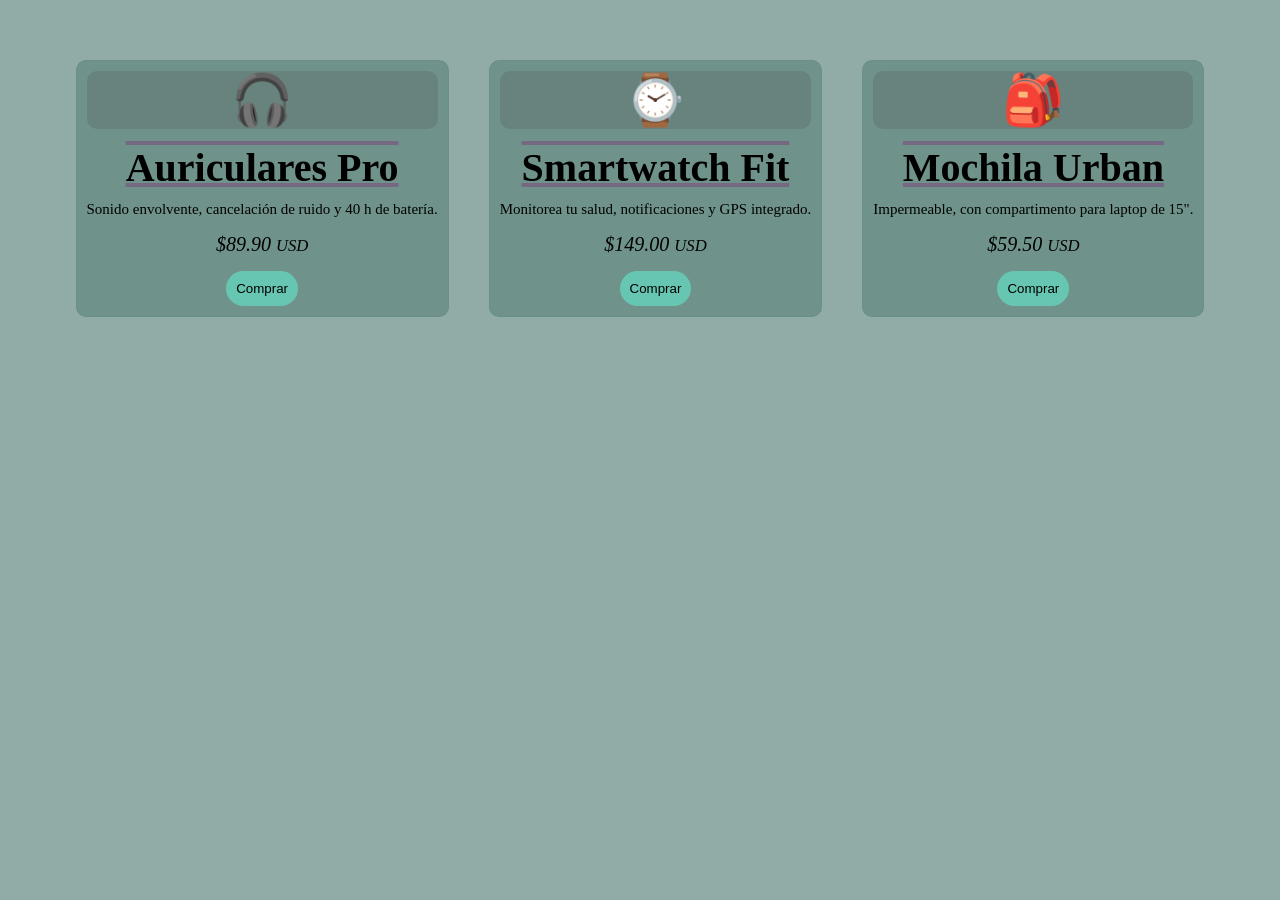
<file: Clase 4/index.html>
<!DOCTYPE html>
<html lang="es">

<head>
    <meta charset="UTF-8" />
    <meta name="viewport" content="width=device-width, initial-scale=1.0" />
    <title>Tarjetas de Producto</title>
    <link rel="stylesheet" href="style.css">
    <style>

    </style>
</head>

<body>

    <div class="cards-container">

        <!-- ==========================================
        TARJETA 1 – Auriculares Inalámbricos
        ========================================== -->
        <div class="product-card highlight">
            <div class="card-image">🎧</div>
            <h2 class="product-name">Auriculares Pro</h2>
            <p class="product-desc">
                Sonido envolvente, cancelación de ruido y 40 h de batería.
            </p>
            <div class="product-price">
                $89.90 <small>USD</small>
            </div>
            <button class="btn-comprar">Comprar</button>
        </div>

        <!-- ==========================================
        TARJETA 2 – Reloj Inteligente
        ========================================== -->
        <div class="product-card highlight">
            <div class="card-image">⌚</div>
            <h2 class="product-name">Smartwatch Fit</h2>
            <p class="product-desc">
                Monitorea tu salud, notificaciones y GPS integrado.
            </p>
            <div class="product-price">
                $149.00 <small>USD</small>
            </div>
            <button class="btn-comprar">Comprar</button>
        </div>

        <!-- ==========================================
        TARJETA 3 – Mochila Urbana
        ========================================== -->
        <div class="product-card highlight">
            <div class="card-image">🎒</div>
            <h2 class="product-name">Mochila Urban</h2>
            <p class="product-desc">
                Impermeable, con compartimento para laptop de 15&quot;.
            </p>
            <div class="product-price">
                $59.50 <small>USD</small>
            </div>
            <button class="btn-comprar">Comprar</button>
        </div>

    </div>

</body>

</html>
</file>
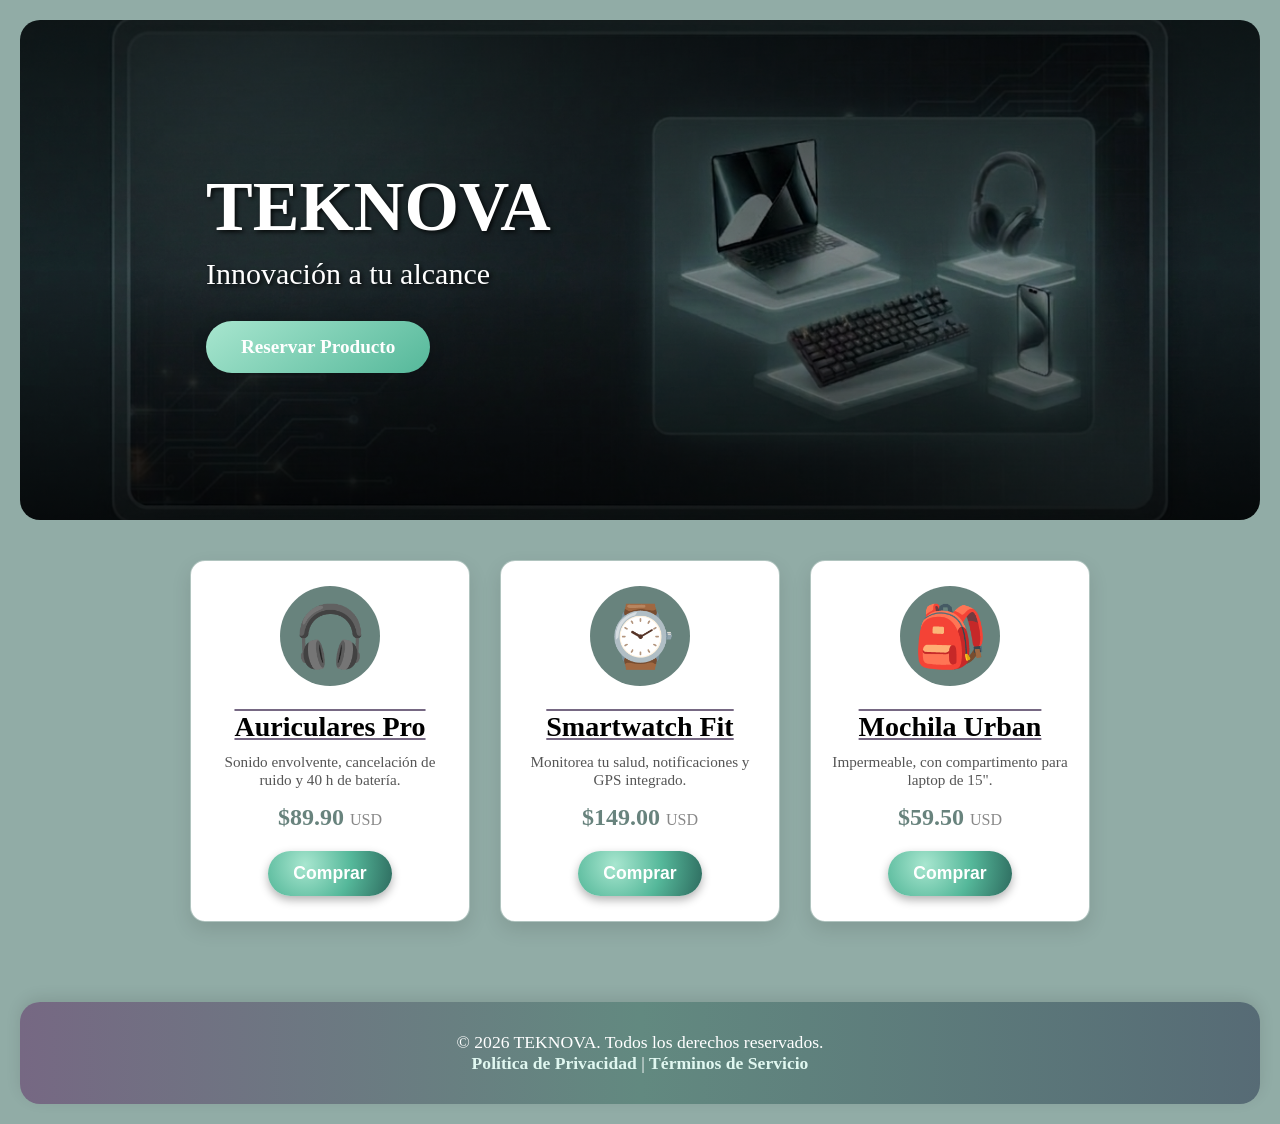
<file: Clase 5/index.html>
<!DOCTYPE html>
<html lang="es">

<head>
    <meta charset="UTF-8" />
    <meta name="viewport" content="width=device-width, initial-scale=1.0" />
    <title>Tarjetas de Producto</title>
    <link rel="stylesheet" href="style.css">
</head>

<body>

    <section class="hero">
        <h1>TEKNOVA</h1>
        <h2>Innovación a tu alcance</h2>
        <a href="#reserva" class="btn-reserva">Reservar Producto</a>
    </section>

    <div class="cards-container">

        <!-- ==========================================
        TARJETA 1 – Auriculares Inalámbricos
        ========================================== -->
        <div class="product-card highlight">
            <div class="card-image">🎧</div>
            <h2 class="product-name">Auriculares Pro</h2>
            <p class="product-desc">
                Sonido envolvente, cancelación de ruido y 40 h de batería.
            </p>
            <div class="product-price">
                $89.90 <small>USD</small>
            </div>
            <button class="btn-comprar">Comprar</button>
        </div>

        <!-- ==========================================
        TARJETA 2 – Reloj Inteligente
        ========================================== -->
        <div class="product-card highlight">
            <div class="card-image">⌚</div>
            <h2 class="product-name">Smartwatch Fit</h2>
            <p class="product-desc">
                Monitorea tu salud, notificaciones y GPS integrado.
            </p>
            <div class="product-price">
                $149.00 <small>USD</small>
            </div>
            <button class="btn-comprar">Comprar</button>
        </div>

        <!-- ==========================================
        TARJETA 3 – Mochila Urbana
        ========================================== -->
        <div class="product-card highlight">
            <div class="card-image">🎒</div>
            <h2 class="product-name">Mochila Urban</h2>
            <p class="product-desc">
                Impermeable, con compartimento para laptop de 15".
            </p>
            <div class="product-price">
                $59.50 <small>USD</small>
            </div>
            <button class="btn-comprar">Comprar</button>
        </div>

    </div>

    <footer class="page-footer">
        <p>
            &copy; 2026 TEKNOVA. Todos los derechos reservados.
            <br>
            <a href="#">Política de Privacidad</a> | <a href="#">Términos de Servicio</a>
        </p>
    </footer>

</body>

</html>
</file>
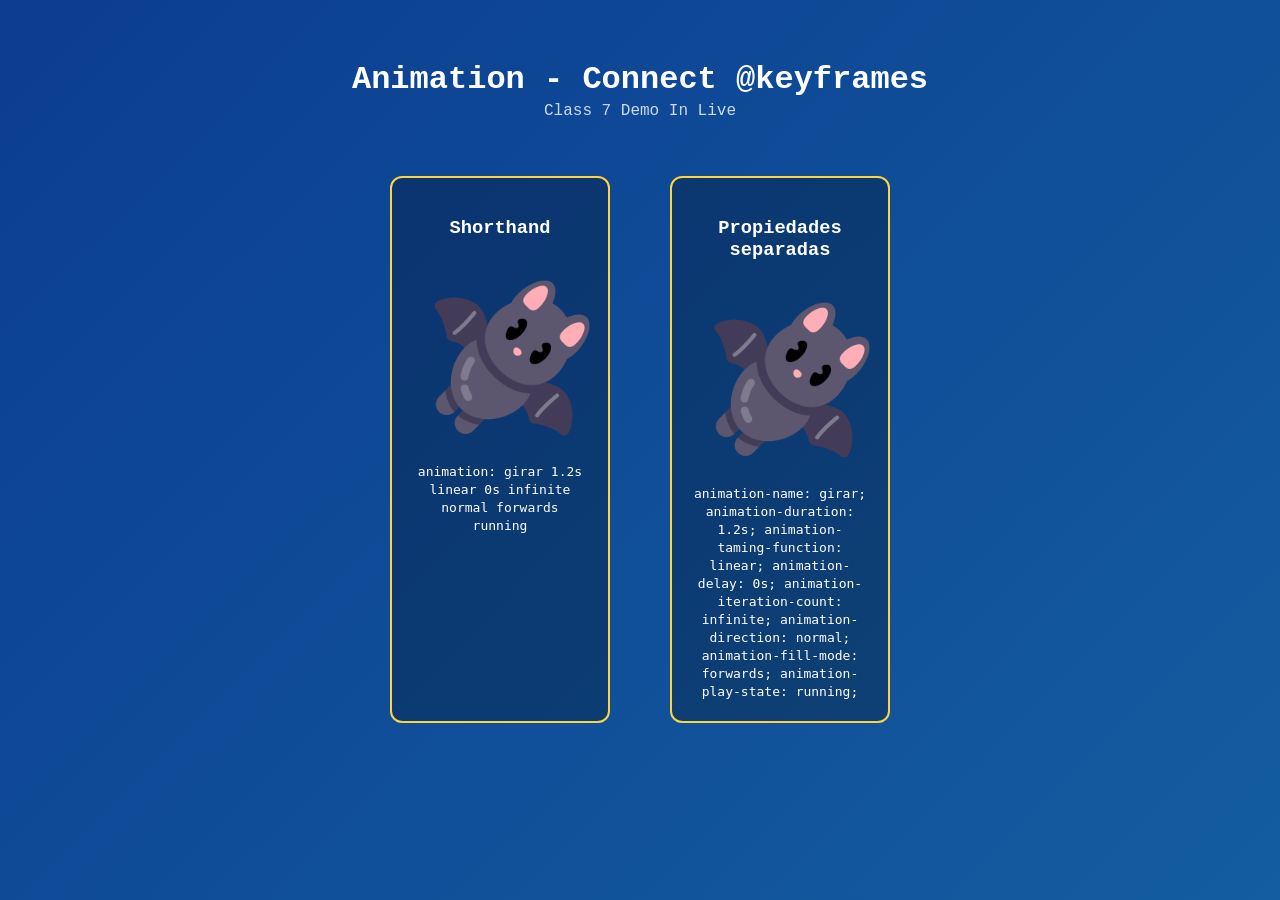
<file: Clase 7/index.html>
<!DOCTYPE html>
<html lang="en">

<head>
    <meta charset="UTF-8">
    <meta name="viewport" content="width=device-width, initial-scale=1.0">
    <title>Animations with keyframes</title>
    <link rel="stylesheet" href="./style.css">
</head>

<body>
    <h1>Animation - Connect @keyframes</h1>
    <p>Class 7 Demo In Live</p>

    <div class="stage">
        <div class="card">
            <h3>Shorthand</h3>
            <div class="icono">
                <img src="./assets/bat.png" width="200px" alt="">
            </div>
            <code>
                animation: girar 1.2s linear 0s infinite normal forwards running
            </code>
        </div>

        <div class="card">
            <h3>Propiedades separadas</h3>
            <div class="icono-separado">
                <img src="./assets/bat.png" width="200px" alt="">
            </div>
            <code>
                animation-name: girar;
                animation-duration: 1.2s;
                animation-taming-function: linear;
                animation-delay: 0s;
                animation-iteration-count: infinite;
                animation-direction: normal;
                animation-fill-mode: forwards;
                animation-play-state: running;
            </code>
        </div>

    </div>
</body>

</html>
</file>
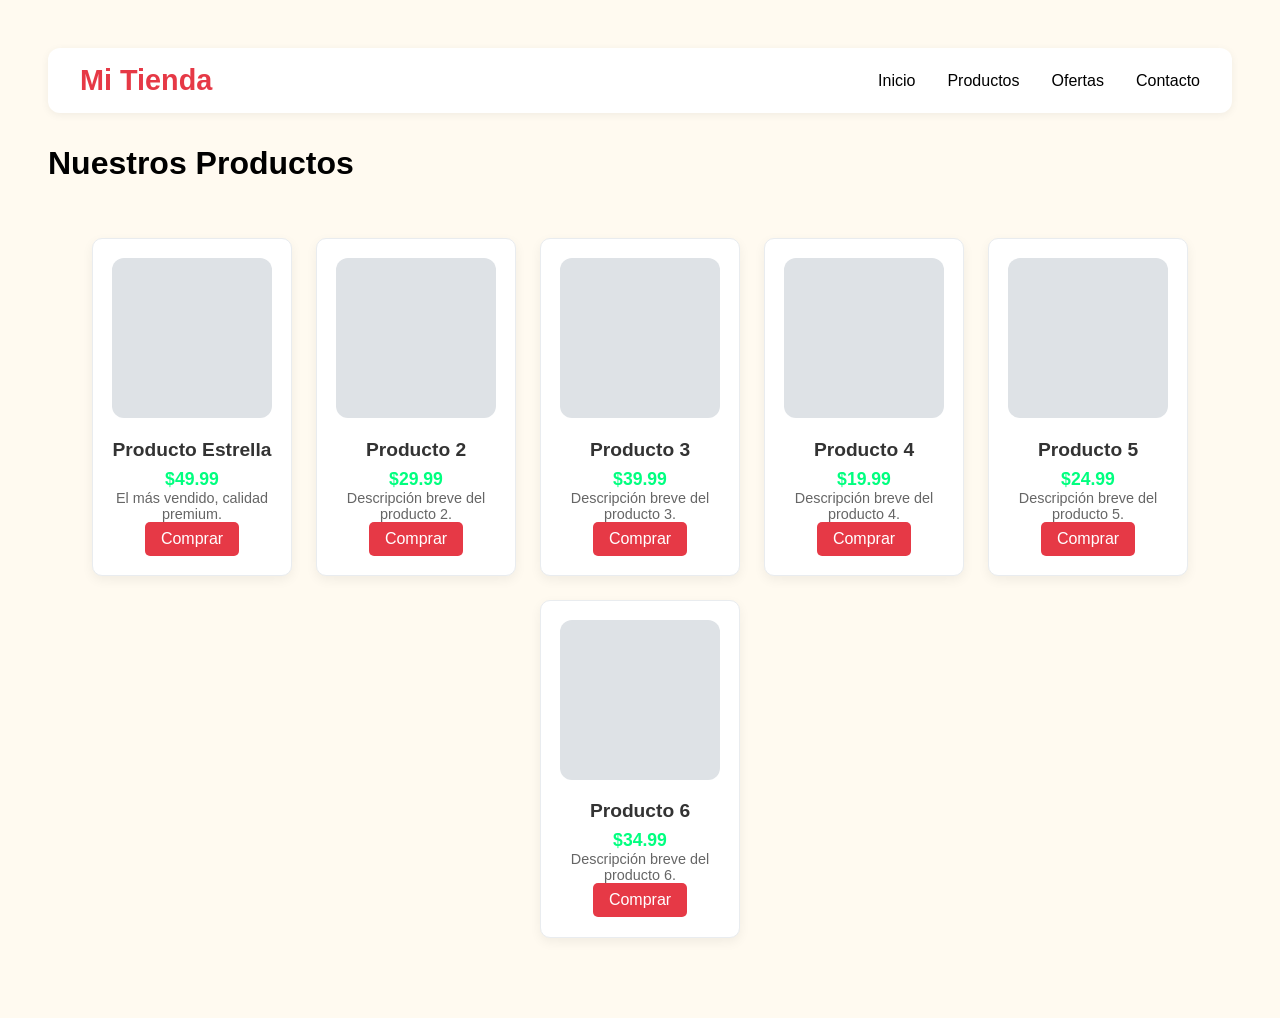
<file: Clase 8/index.html>
<!DOCTYPE html>
<html lang="es">

<head>
    <meta charset="UTF-8" />
    <meta name="viewport" content="width=device-width, initial-scale=1.0" />
    <title>Tienda Flexbox</title>
    <link rel="stylesheet" href="./styles.css">
</head>

<body>

    <header class="header">
        <span class="logo">Mi Tienda</span>
        <nav class="nav">
            <a href="#">Inicio</a>
            <a href="#">Productos</a>
            <a href="#">Ofertas</a> <!-- Este aparece primero por el order: -1 -->
            <a href="#">Contacto</a>
        </nav>
    </header>

    <main>
        <h1 style="margin-bottom: 1.5rem; font-size: 2rem;">Nuestros Productos</h1>

        <div class="galeria">
            <!-- Producto 1 (destacado) -->
            <article class="producto destacado">
                <div class="imagen"></div>
                <h3>Producto Estrella</h3>
                <span class="precio">$49.99</span>
                <p class="descripcion">El más vendido, calidad premium.</p>
                <button class="btn">Comprar</button>
            </article>

            <!-- Producto 2 -->
            <article class="producto">
                <div class="imagen"></div>
                <h3>Producto 2</h3>
                <span class="precio">$29.99</span>
                <p class="descripcion">Descripción breve del producto 2.</p>
                <button class="btn">Comprar</button>
            </article>

            <!-- Producto 3 -->
            <article class="producto">
                <div class="imagen"></div>
                <h3>Producto 3</h3>
                <span class="precio">$39.99</span>
                <p class="descripcion">Descripción breve del producto 3.</p>
                <button class="btn">Comprar</button>
            </article>

            <!-- Producto 4 -->
            <article class="producto">
                <div class="imagen"></div>
                <h3>Producto 4</h3>
                <span class="precio">$19.99</span>
                <p class="descripcion">Descripción breve del producto 4.</p>
                <button class="btn">Comprar</button>
            </article>

            <!-- Producto 5 -->
            <article class="producto">
                <div class="imagen"></div>
                <h3>Producto 5</h3>
                <span class="precio">$24.99</span>
                <p class="descripcion">Descripción breve del producto 5.</p>
                <button class="btn">Comprar</button>
            </article>

            <!-- Producto 6 -->
            <article class="producto">
                <div class="imagen"></div>
                <h3>Producto 6</h3>
                <span class="precio">$34.99</span>
                <p class="descripcion">Descripción breve del producto 6.</p>
                <button class="btn">Comprar</button>
            </article>
        </div>
    </main>

</body>

</html>
</file>
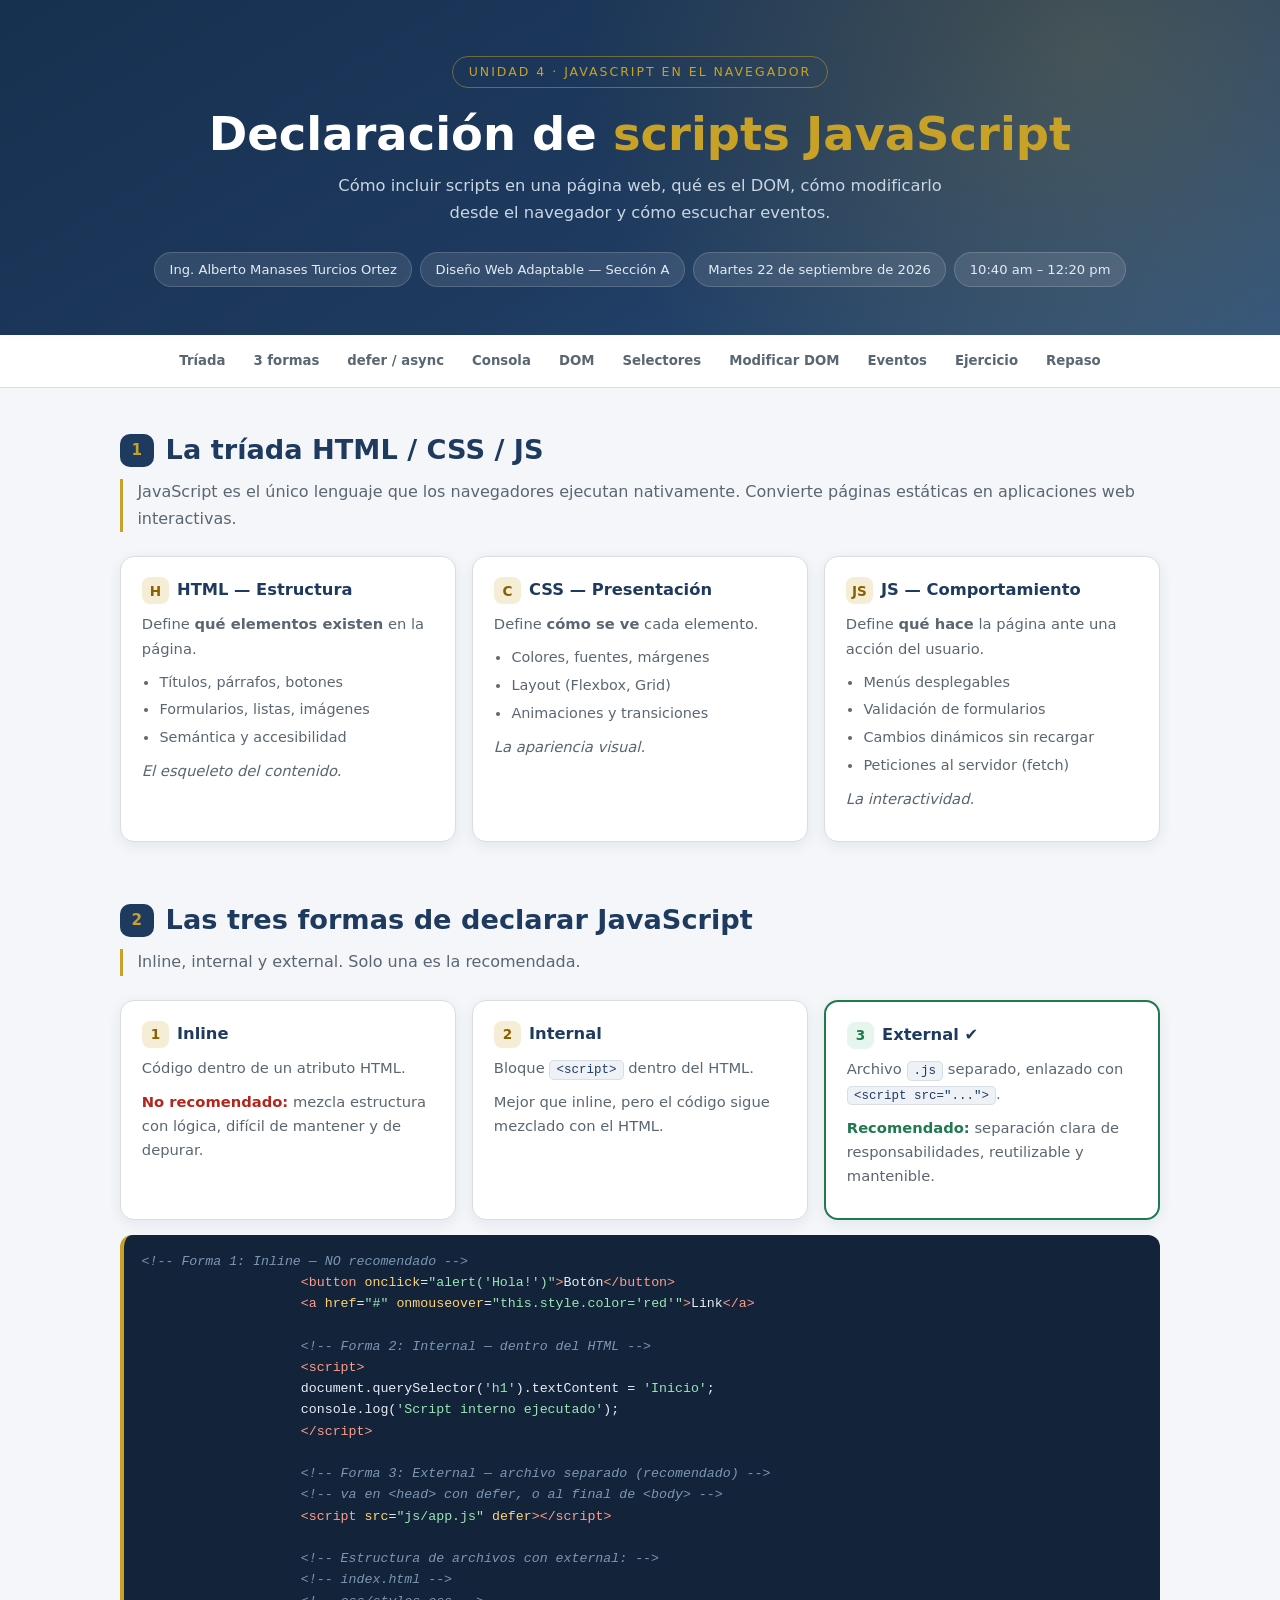
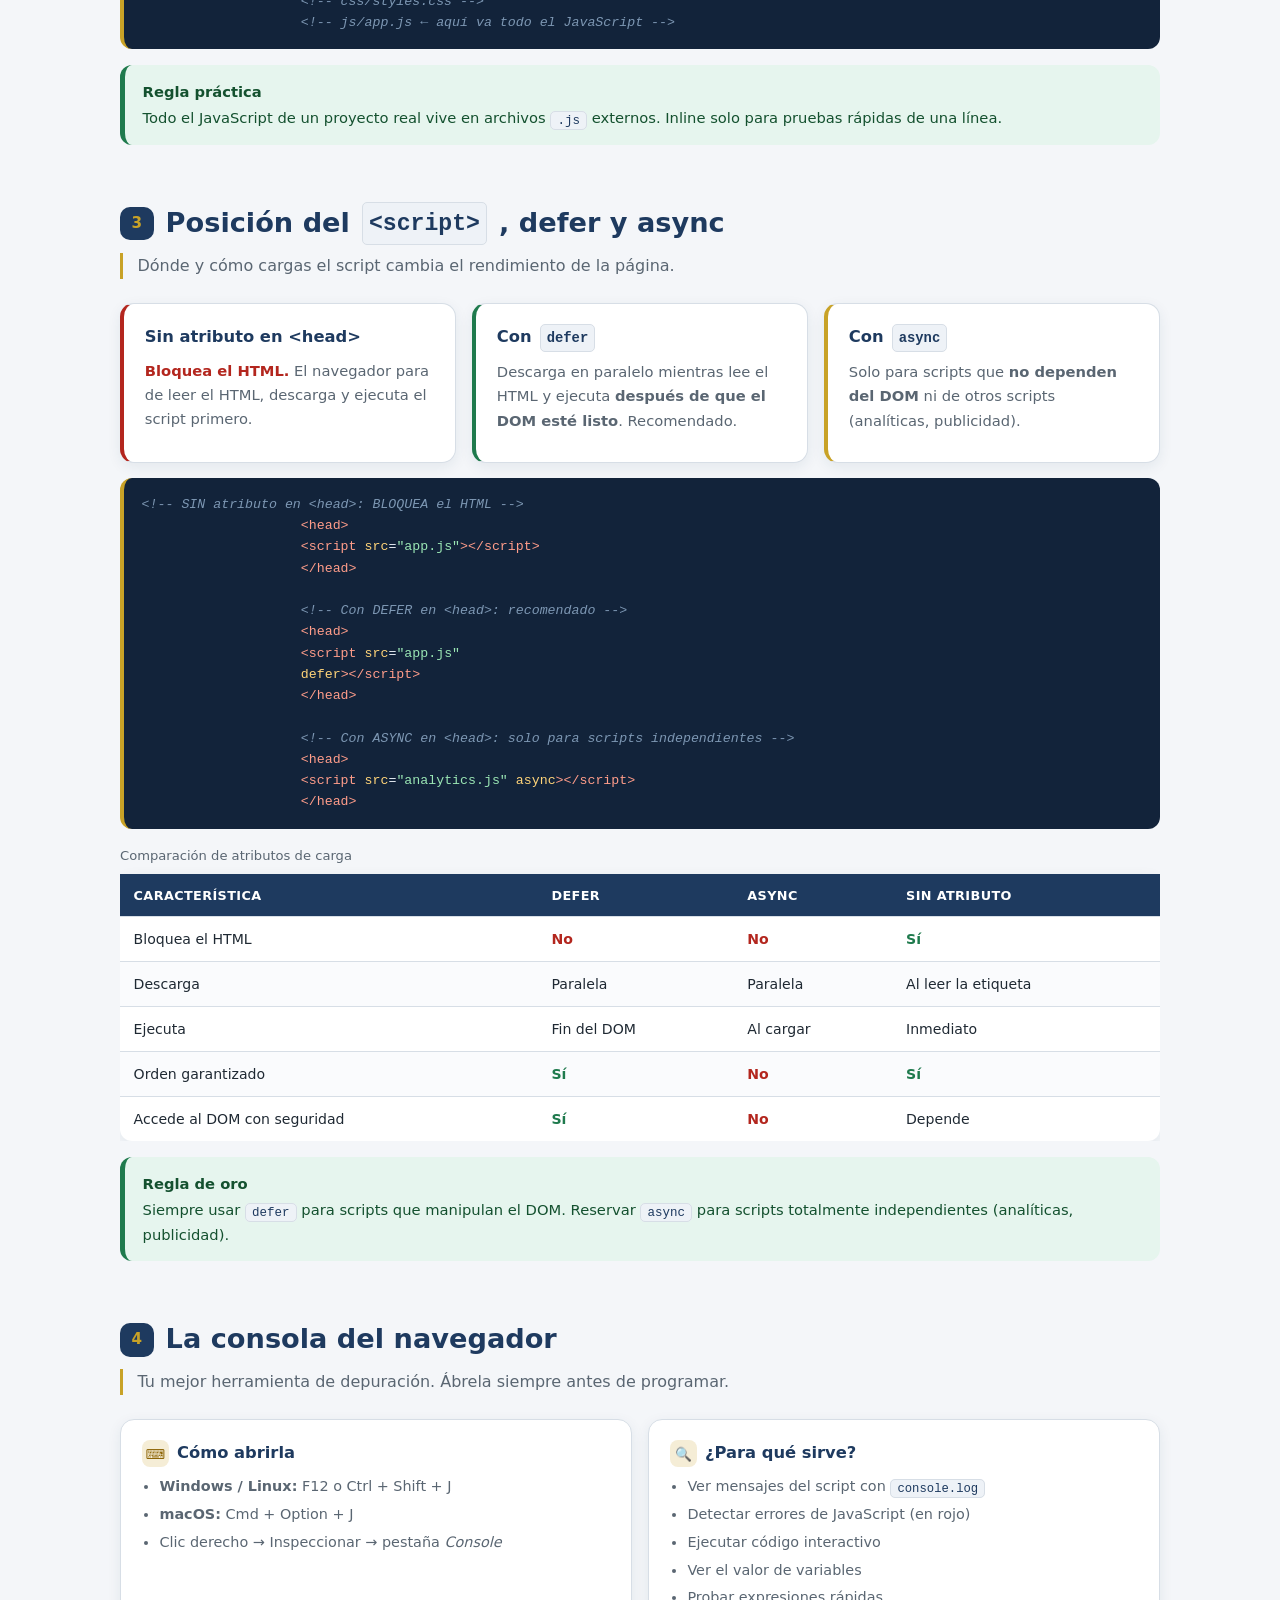
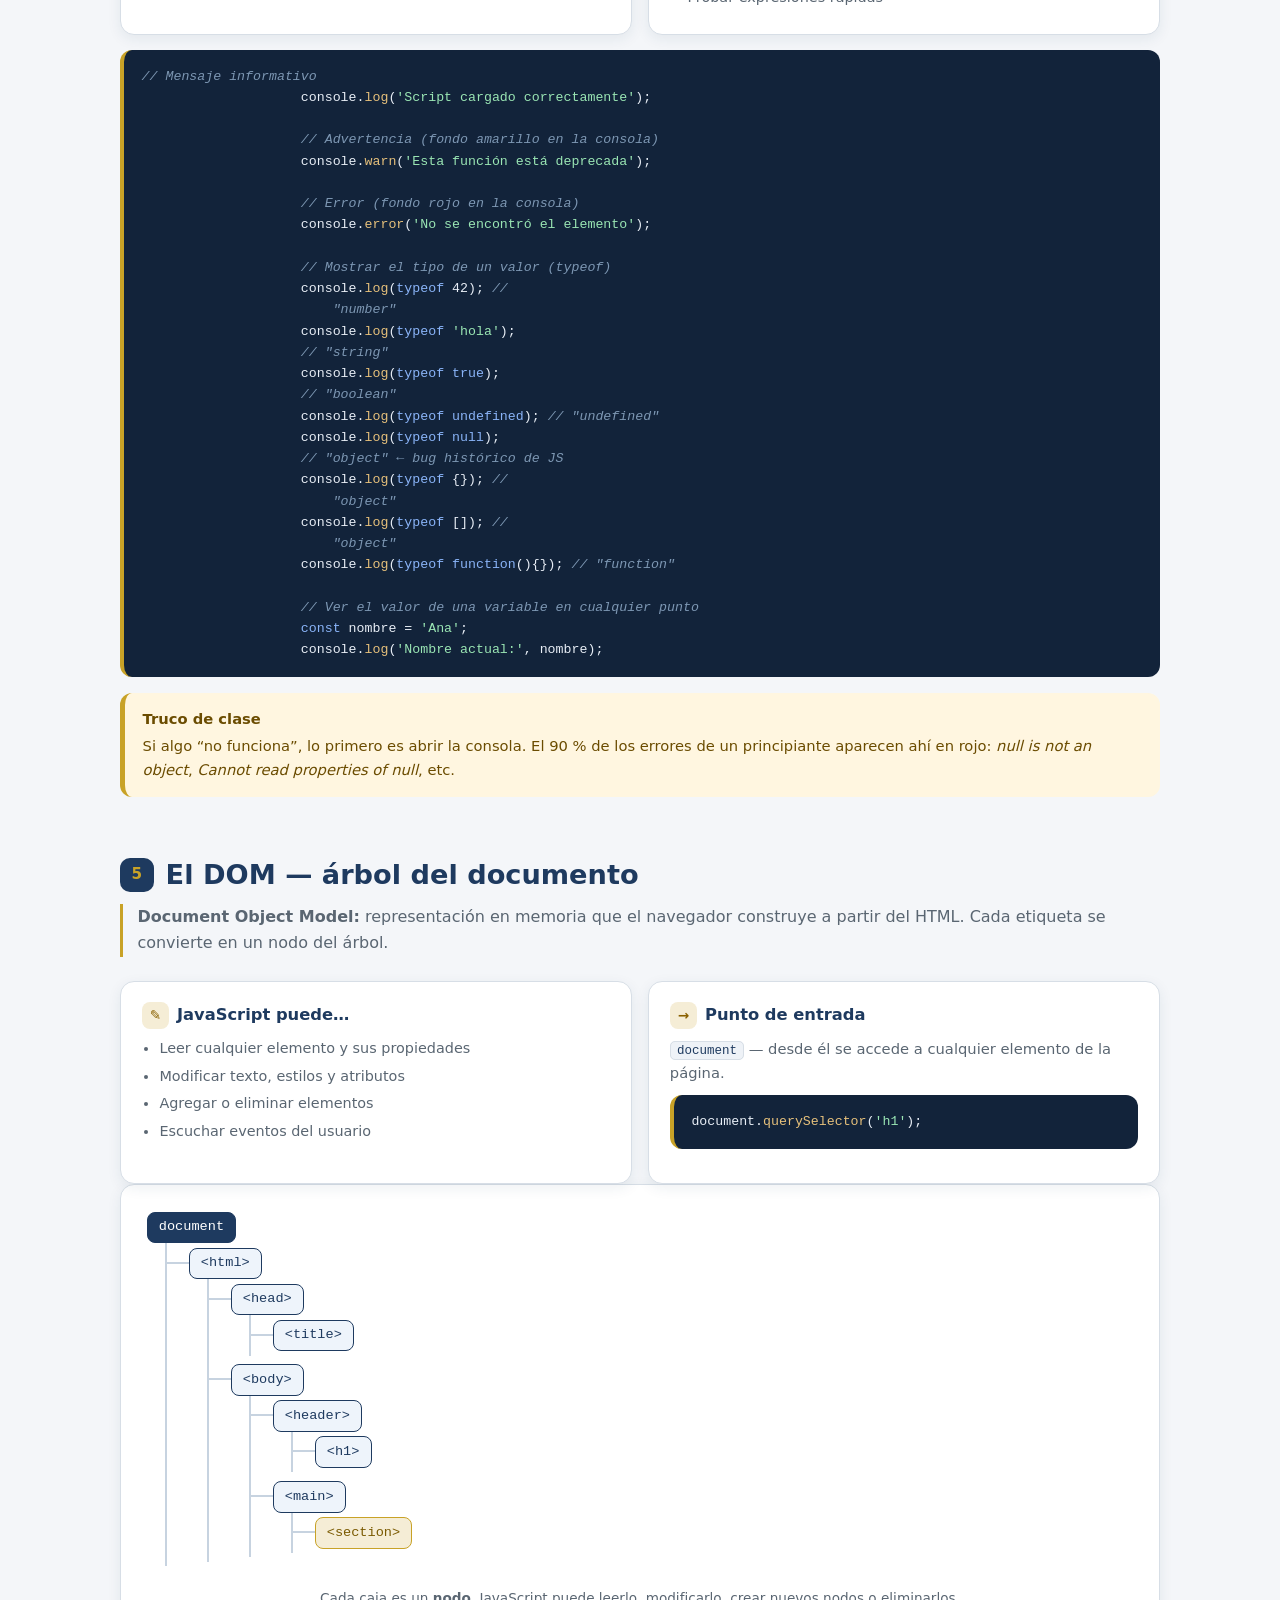
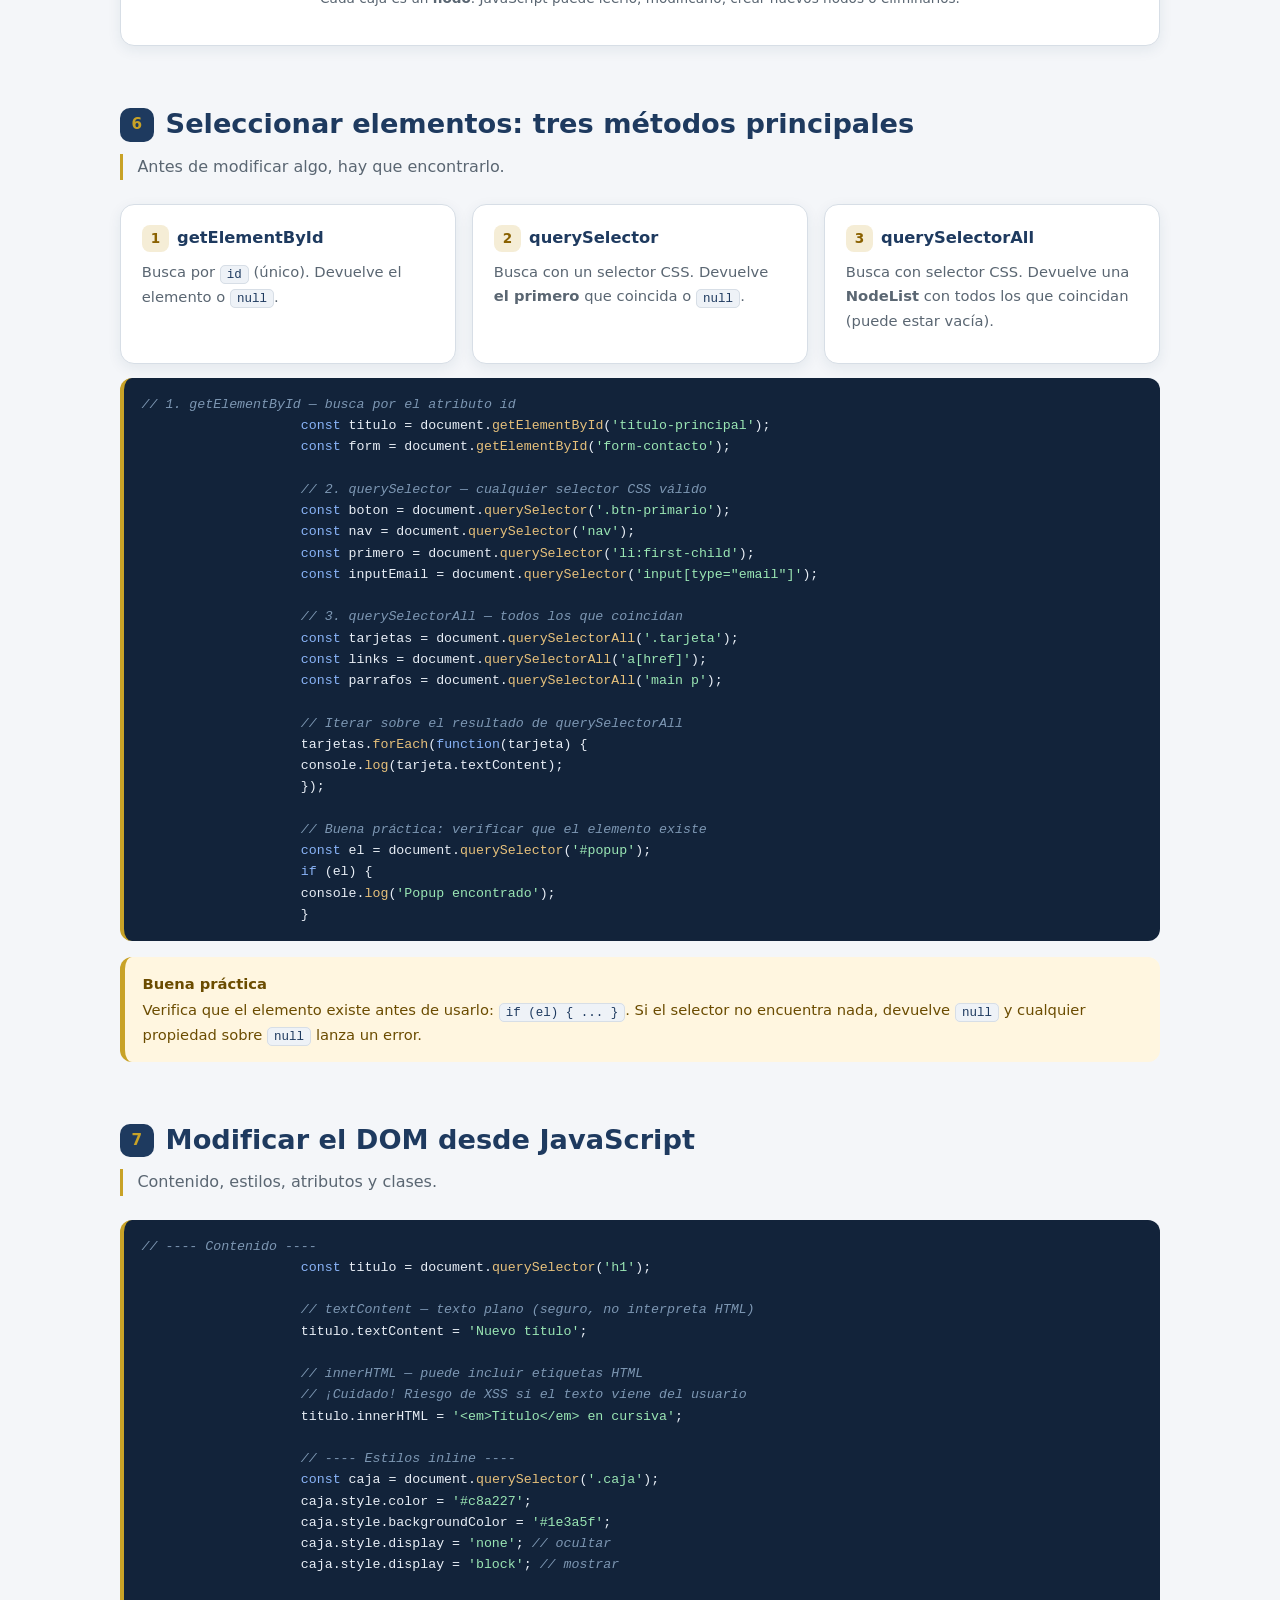
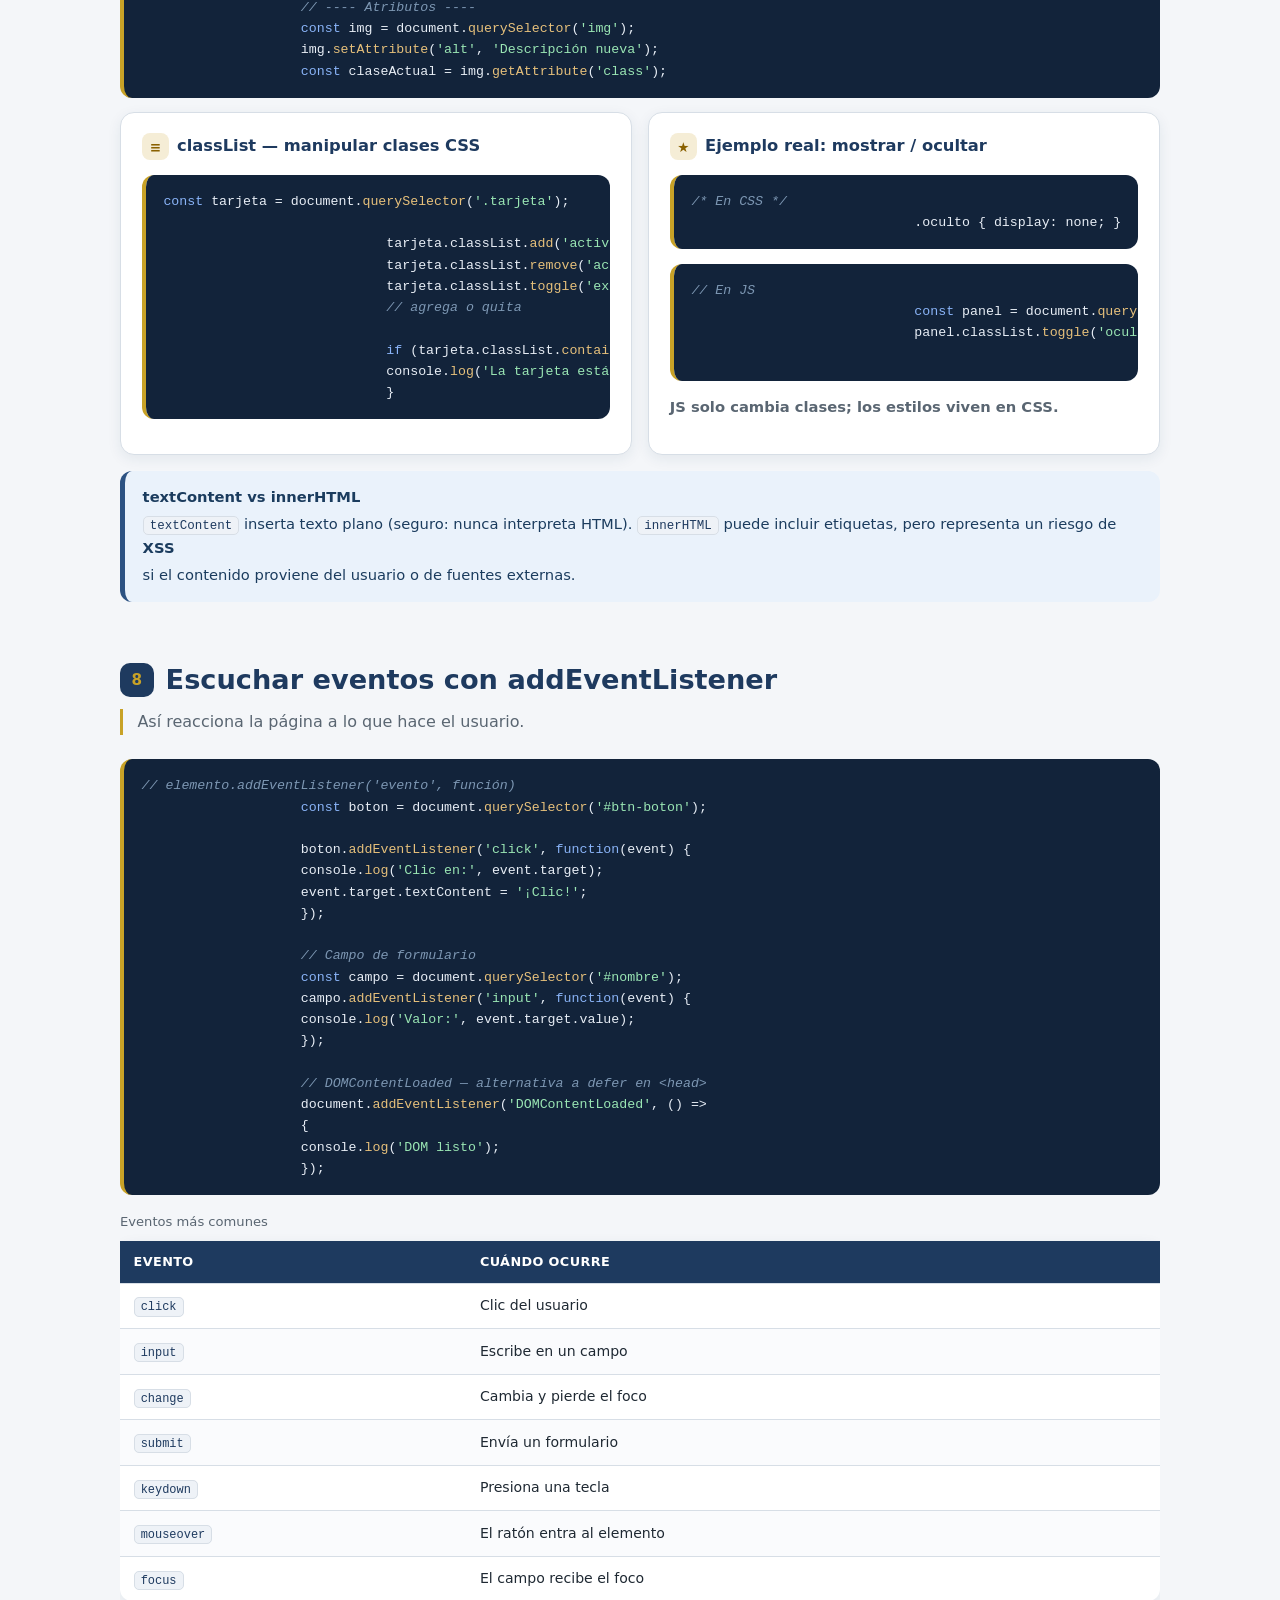
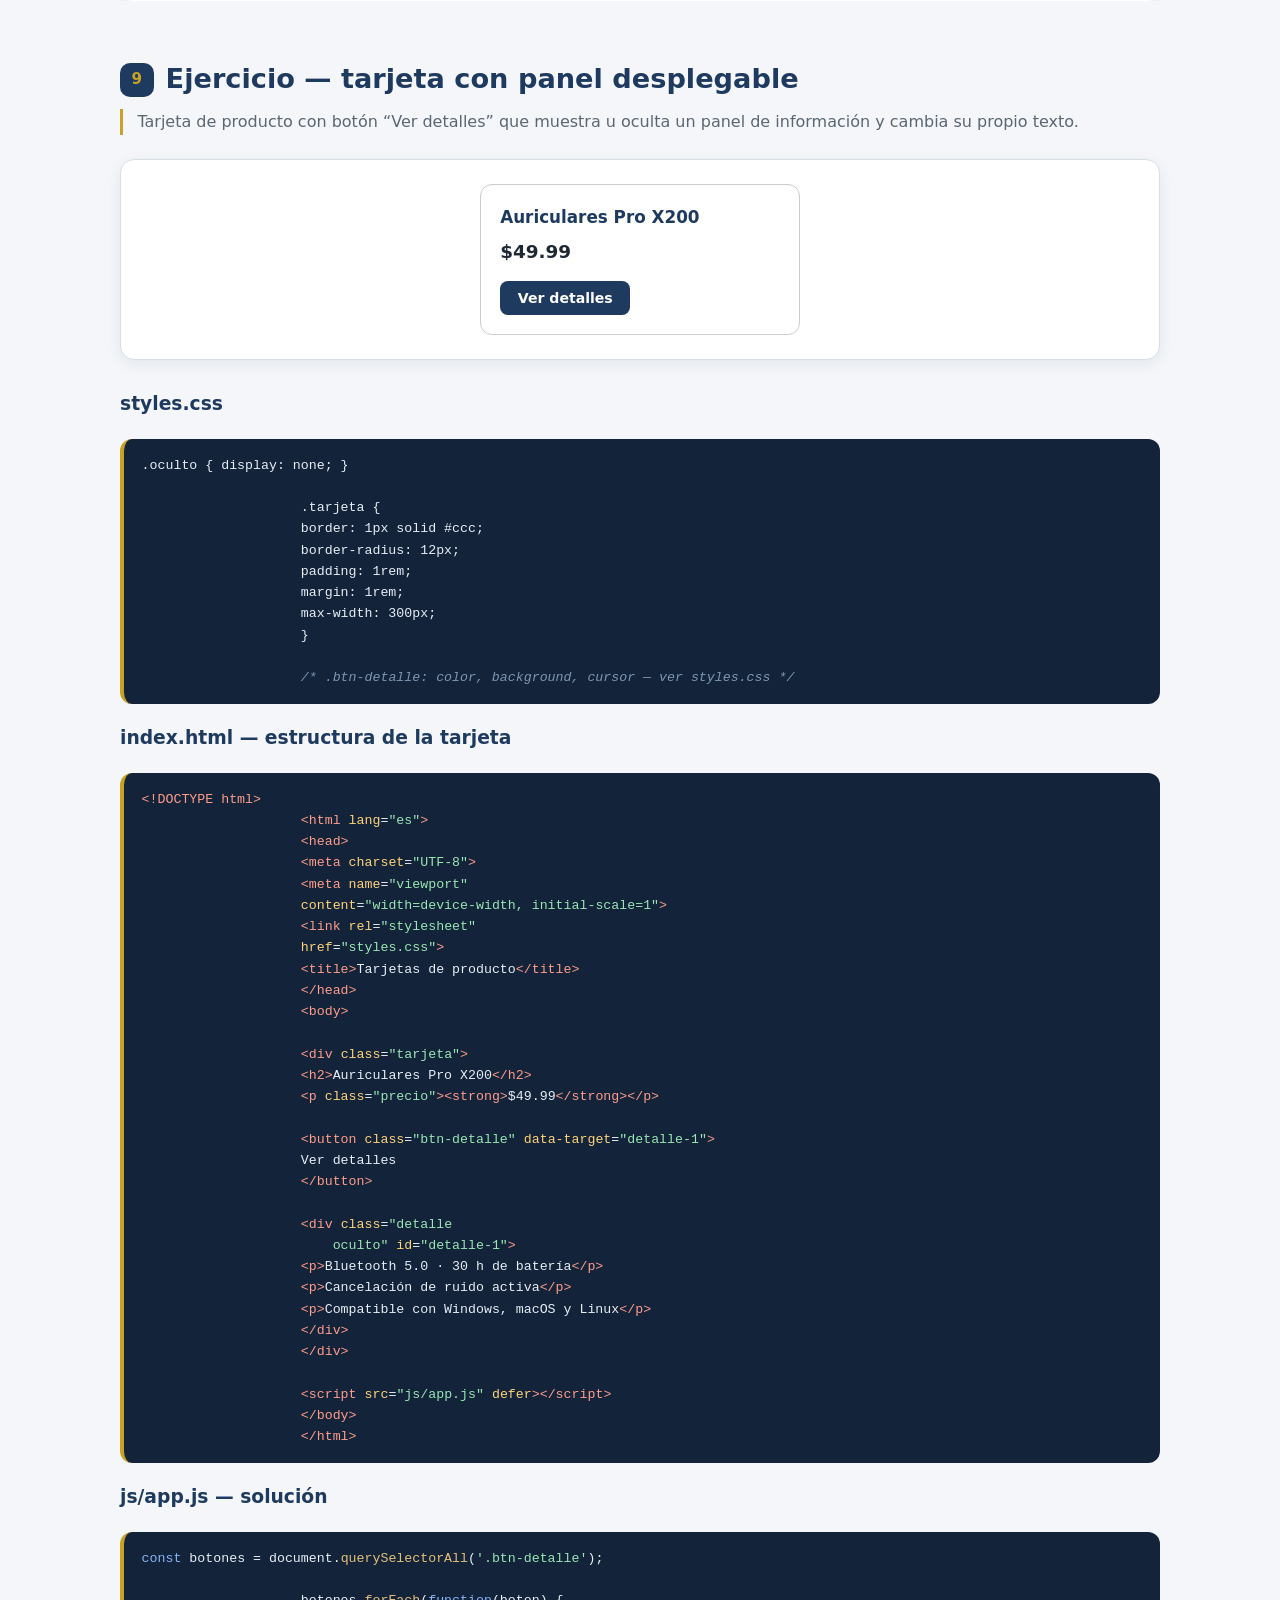
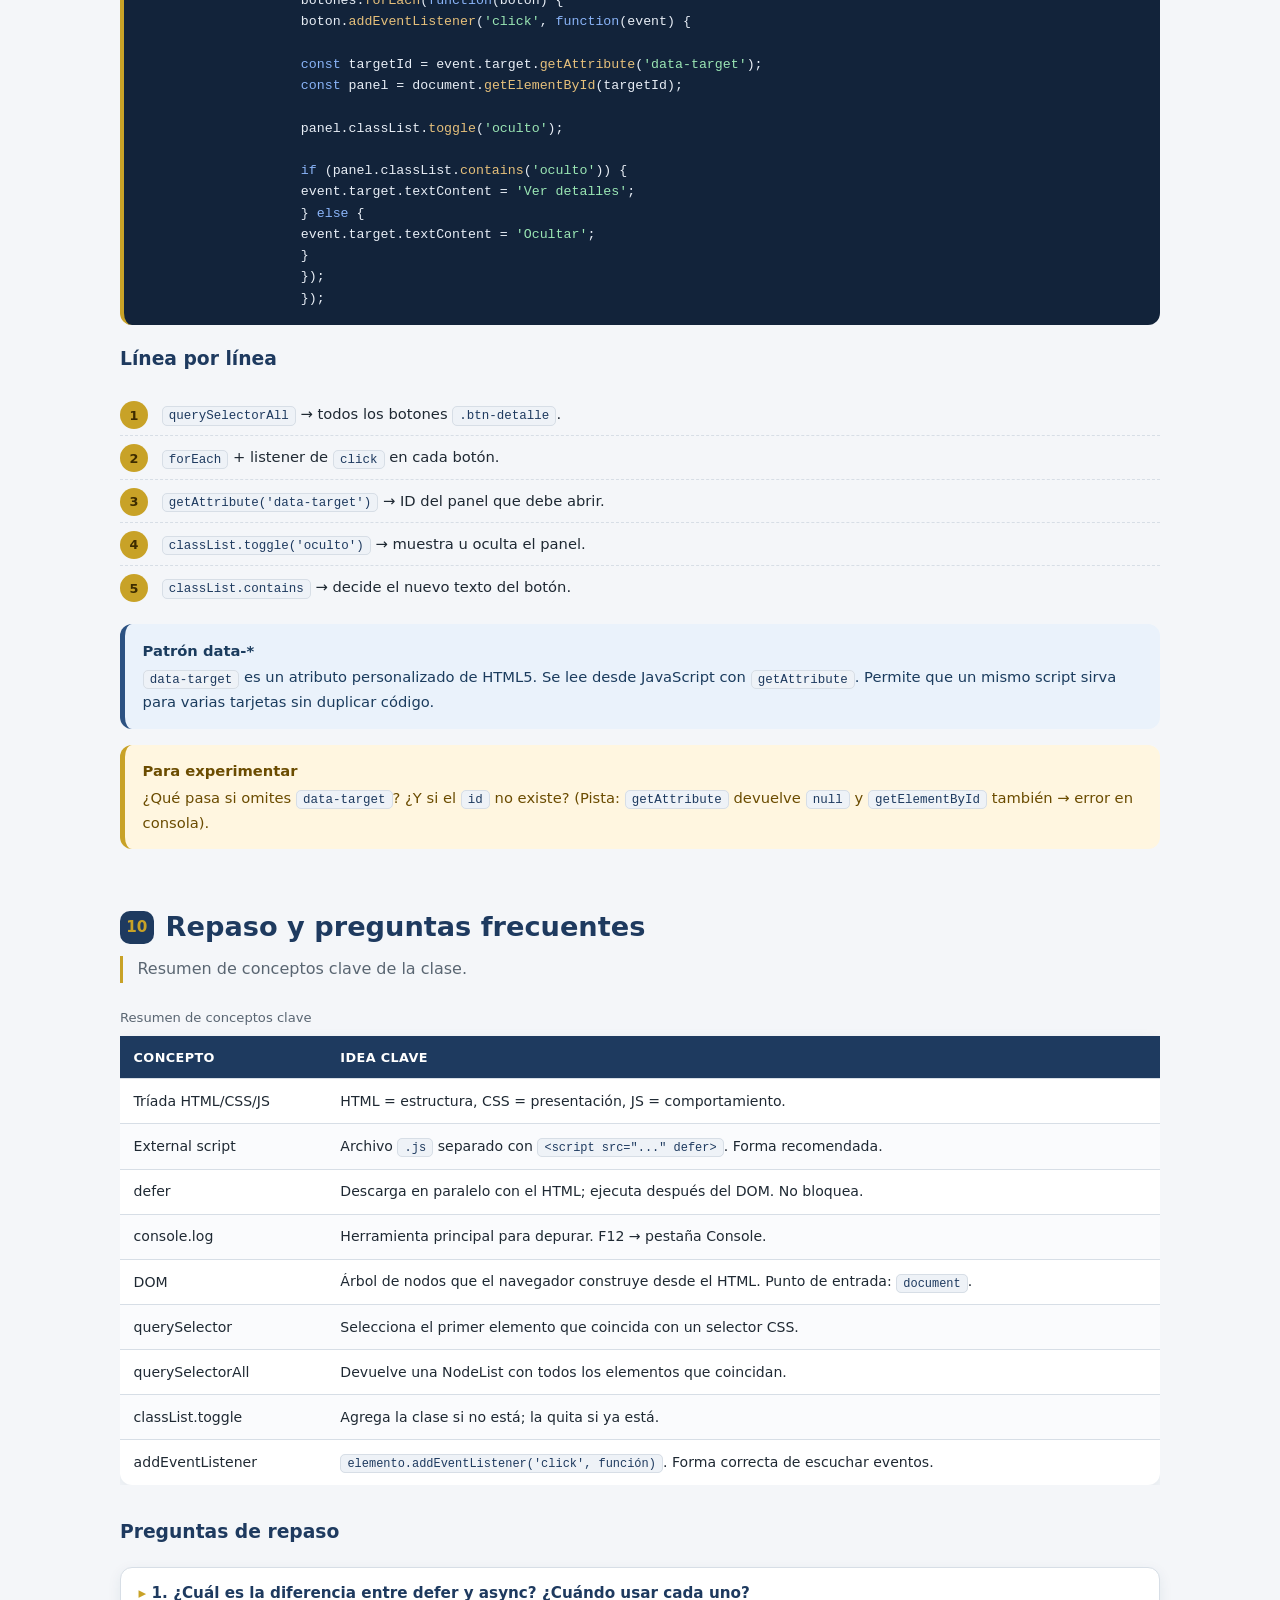
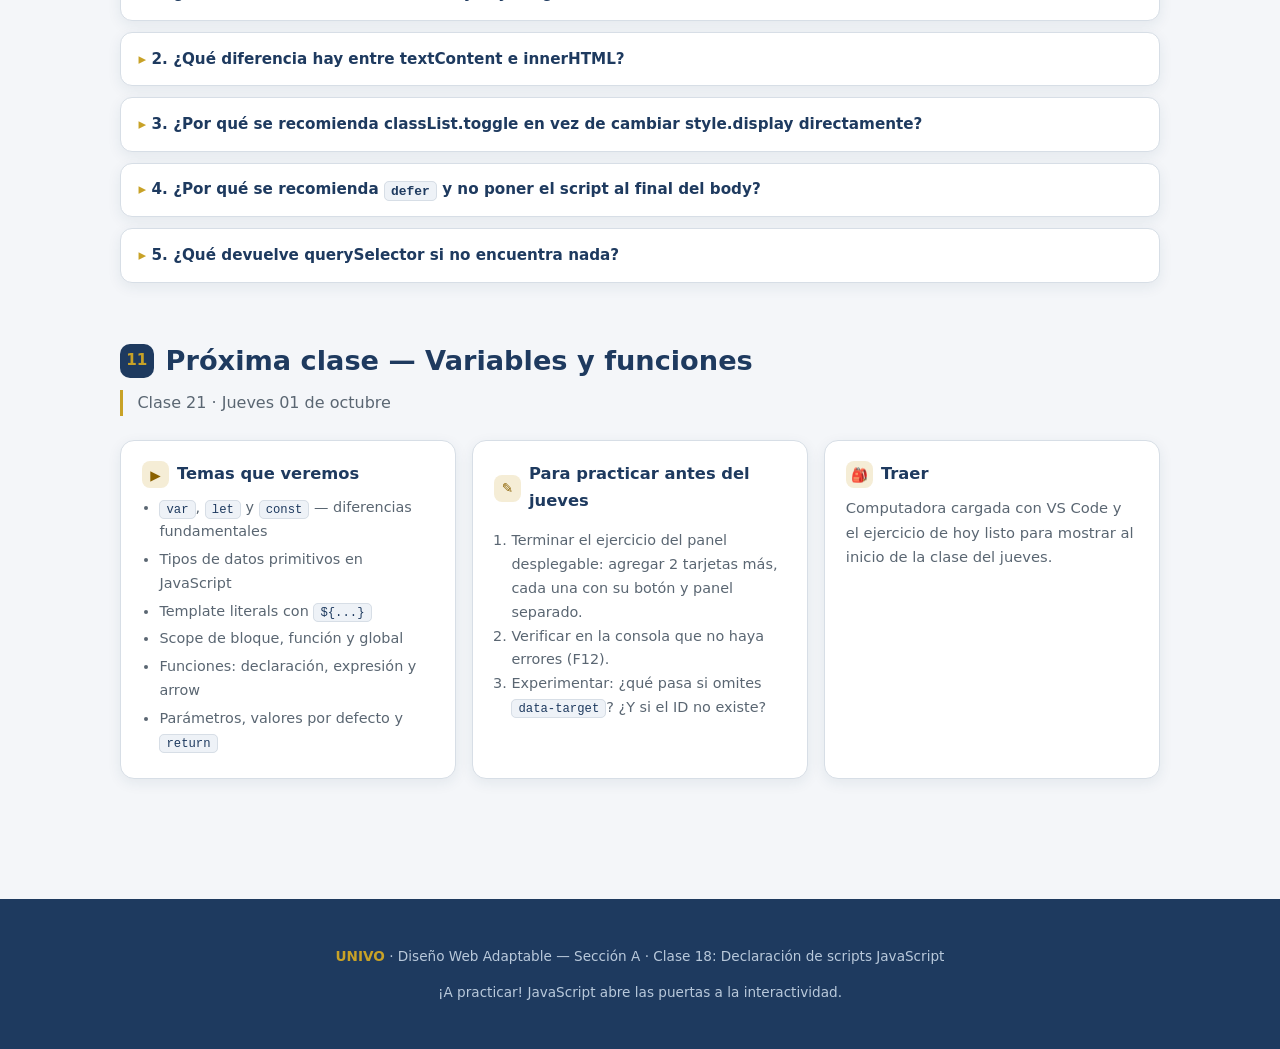
<file: Clase 18/Clase-18.html>
<!DOCTYPE html>
<html lang="es">

<head>
    <meta charset="UTF-8">
    <meta name="viewport" content="width=device-width, initial-scale=1.0">
    <title>Clase 18 — Declaración de scripts JavaScript | UNIVO</title>

    <link rel="stylesheet" href="styles.css">
</head>

<body>

    <!-- ============================================================
     PORTADA
     ============================================================ -->
    <header class="hero">
        <span class="eyebrow">Unidad 4 · JavaScript en el navegador</span>
        <h1>Declaración de <span>scripts JavaScript</span></h1>
        <p>
            Cómo incluir scripts en una página web, qué es el DOM,
            cómo modificarlo desde el navegador y cómo escuchar eventos.
        </p>
        <div class="meta">
            <span>Ing. Alberto Manases Turcios Ortez</span>
            <span>Diseño Web Adaptable — Sección A</span>
            <span>Martes 22 de septiembre de 2026</span>
            <span>10:40 am – 12:20 pm</span>
        </div>
    </header>

    <!-- ============================================================
     NAVEGACIÓN
     ============================================================ -->
    <nav class="nav">
        <ul>
            <li><a href="#triada">Tríada</a></li>
            <li><a href="#formas">3 formas</a></li>
            <li><a href="#defer">defer / async</a></li>
            <li><a href="#consola">Consola</a></li>
            <li><a href="#dom">DOM</a></li>
            <li><a href="#selectores">Selectores</a></li>
            <li><a href="#modificar">Modificar DOM</a></li>
            <li><a href="#eventos">Eventos</a></li>
            <li><a href="#ejercicio">Ejercicio</a></li>
            <li><a href="#repaso">Repaso</a></li>
        </ul>
    </nav>

    <main>

        <!-- ============================================================
     1. TRÍADA
     ============================================================ -->
        <section id="triada">
            <h2><span class="num">1</span> La tríada HTML / CSS / JS</h2>
            <p class="lead">
                JavaScript es el único lenguaje que los navegadores ejecutan nativamente.
                Convierte páginas estáticas en aplicaciones web interactivas.
            </p>

            <div class="grid">
                <article class="card">
                    <h3><span class="icono">H</span> HTML — Estructura</h3>
                    <p>Define <strong>qué elementos existen</strong> en la página.</p>
                    <ul>
                        <li>Títulos, párrafos, botones</li>
                        <li>Formularios, listas, imágenes</li>
                        <li>Semántica y accesibilidad</li>
                    </ul>
                    <p style="margin-top:.6rem"><em>El esqueleto del contenido.</em></p>
                </article>

                <article class="card">
                    <h3><span class="icono">C</span> CSS — Presentación</h3>
                    <p>Define <strong>cómo se ve</strong> cada elemento.</p>
                    <ul>
                        <li>Colores, fuentes, márgenes</li>
                        <li>Layout (Flexbox, Grid)</li>
                        <li>Animaciones y transiciones</li>
                    </ul>
                    <p style="margin-top:.6rem"><em>La apariencia visual.</em></p>
                </article>

                <article class="card">
                    <h3><span class="icono">JS</span> JS — Comportamiento</h3>
                    <p>Define <strong>qué hace</strong> la página ante una acción del usuario.</p>
                    <ul>
                        <li>Menús desplegables</li>
                        <li>Validación de formularios</li>
                        <li>Cambios dinámicos sin recargar</li>
                        <li>Peticiones al servidor (fetch)</li>
                    </ul>
                    <p style="margin-top:.6rem"><em>La interactividad.</em></p>
                </article>
            </div>
        </section>

        <!-- ============================================================
     2. TRES FORMAS DE DECLARAR JS
     ============================================================ -->
        <section id="formas">
            <h2><span class="num">2</span> Las tres formas de declarar JavaScript</h2>
            <p class="lead">Inline, internal y external. Solo una es la recomendada.</p>

            <div class="grid">
                <article class="card">
                    <h3><span class="icono">1</span> Inline</h3>
                    <p>Código dentro de un atributo HTML.</p>
                    <p><strong style="color:var(--no)">No recomendado:</strong> mezcla estructura
                        con lógica, difícil de mantener y de depurar.</p>
                </article>

                <article class="card">
                    <h3><span class="icono">2</span> Internal</h3>
                    <p>Bloque <code class="inline">&lt;script&gt;</code> dentro del HTML.</p>
                    <p>Mejor que inline, pero el código sigue mezclado con el HTML.</p>
                </article>

                <article class="card" style="border-color:var(--ok); border-width:2px">
                    <h3><span class="icono" style="background:var(--ok-bg); color:var(--ok)">3</span> External ✔</h3>
                    <p>Archivo <code class="inline">.js</code> separado, enlazado con
                        <code class="inline">&lt;script src="..."&gt;</code>.
                    </p>
                    <p><strong style="color:var(--ok)">Recomendado:</strong> separación clara de
                        responsabilidades, reutilizable y mantenible.</p>
                </article>
            </div>

            <pre class="code"><code><span class="cm">&lt;!-- Forma 1: Inline — NO recomendado --&gt;</span>
                    <span class="tag">&lt;button</span> <span class="atr">onclick</span>=<span
                        class="str">"alert('Hola!')"</span><span class="tag">&gt;</span>Botón<span
                        class="tag">&lt;/button&gt;</span>
                    <span class="tag">&lt;a</span> <span class="atr">href</span>=<span class="str">"#"</span> <span
                        class="atr">onmouseover</span>=<span class="str">"this.style.color='red'"</span><span
                        class="tag">&gt;</span>Link<span class="tag">&lt;/a&gt;</span>

                    <span class="cm">&lt;!-- Forma 2: Internal — dentro del HTML --&gt;</span>
                    <span class="tag">&lt;script&gt;</span>
                    document.querySelector(<span class="str">'h1'</span>).textContent = <span
                        class="str">'Inicio'</span>;
                    console.log(<span class="str">'Script interno ejecutado'</span>);
                    <span class="tag">&lt;/script&gt;</span>

                    <span class="cm">&lt;!-- Forma 3: External — archivo separado (recomendado) --&gt;</span>
                    <span class="cm">&lt;!-- va en &lt;head&gt; con defer, o al final de &lt;body&gt; --&gt;</span>
                    <span class="tag">&lt;script</span> <span class="atr">src</span>=<span
                        class="str">"js/app.js"</span> <span class="atr">defer</span><span
                        class="tag">&gt;&lt;/script&gt;</span>

                    <span class="cm">&lt;!-- Estructura de archivos con external: --&gt;</span>
                    <span class="cm">&lt;!-- index.html --&gt;</span>
                    <span class="cm">&lt;!-- css/styles.css --&gt;</span>
                    <span class="cm">&lt;!-- js/app.js ← aquí va todo el JavaScript --&gt;</span></code></pre>

            <div class="aviso ok">
                <strong>Regla práctica</strong>
                Todo el JavaScript de un proyecto real vive en archivos <code class="inline">.js</code>
                externos. Inline solo para pruebas rápidas de una línea.
            </div>
        </section>

        <!-- ============================================================
     3. DEFER / ASYNC
     ============================================================ -->
        <section id="defer">
            <h2><span class="num">3</span> Posición del <code class="inline">&lt;script&gt;</code>, defer y async</h2>
            <p class="lead">Dónde y cómo cargas el script cambia el rendimiento de la página.</p>

            <div class="grid">
                <article class="card" style="border-left:4px solid var(--no)">
                    <h3>Sin atributo en &lt;head&gt;</h3>
                    <p><strong style="color:var(--no)">Bloquea el HTML.</strong> El navegador para de
                        leer el HTML, descarga y ejecuta el script primero.</p>
                </article>

                <article class="card" style="border-left:4px solid var(--ok)">
                    <h3>Con <code class="inline">defer</code></h3>
                    <p>Descarga en paralelo mientras lee el HTML y ejecuta
                        <strong>después de que el DOM esté listo</strong>. Recomendado.
                    </p>
                </article>

                <article class="card" style="border-left:4px solid var(--oro)">
                    <h3>Con <code class="inline">async</code></h3>
                    <p>Solo para scripts que <strong>no dependen del DOM</strong>
                        ni de otros scripts (analíticas, publicidad).</p>
                </article>
            </div>

            <pre class="code"><code><span class="cm">&lt;!-- SIN atributo en &lt;head&gt;: BLOQUEA el HTML --&gt;</span>
                    <span class="tag">&lt;head&gt;</span>
                    <span class="tag">&lt;script</span> <span class="atr">src</span>=<span
                        class="str">"app.js"</span><span class="tag">&gt;&lt;/script&gt;</span>
                    <span class="tag">&lt;/head&gt;</span>

                    <span class="cm">&lt;!-- Con DEFER en &lt;head&gt;: recomendado --&gt;</span>
                    <span class="tag">&lt;head&gt;</span>
                    <span class="tag">&lt;script</span> <span class="atr">src</span>=<span class="str">"app.js"</span>
                    <span class="atr">defer</span><span class="tag">&gt;&lt;/script&gt;</span>
                    <span class="tag">&lt;/head&gt;</span>

                    <span class="cm">&lt;!-- Con ASYNC en &lt;head&gt;: solo para scripts independientes --&gt;</span>
                    <span class="tag">&lt;head&gt;</span>
                    <span class="tag">&lt;script</span> <span class="atr">src</span>=<span
                        class="str">"analytics.js"</span> <span class="atr">async</span><span
                        class="tag">&gt;&lt;/script&gt;</span>
                    <span class="tag">&lt;/head&gt;</span></code></pre>

            <div class="tabla-wrap">
                <table>
                    <caption>Comparación de atributos de carga</caption>
                    <thead>
                        <tr>
                            <th>Característica</th>
                            <th>defer</th>
                            <th>async</th>
                            <th>sin atributo</th>
                        </tr>
                    </thead>
                    <tbody>
                        <tr>
                            <td>Bloquea el HTML</td>
                            <td class="no">No</td>
                            <td class="no">No</td>
                            <td class="si">Sí</td>
                        </tr>
                        <tr>
                            <td>Descarga</td>
                            <td>Paralela</td>
                            <td>Paralela</td>
                            <td>Al leer la etiqueta</td>
                        </tr>
                        <tr>
                            <td>Ejecuta</td>
                            <td>Fin del DOM</td>
                            <td>Al cargar</td>
                            <td>Inmediato</td>
                        </tr>
                        <tr>
                            <td>Orden garantizado</td>
                            <td class="si">Sí</td>
                            <td class="no">No</td>
                            <td class="si">Sí</td>
                        </tr>
                        <tr>
                            <td>Accede al DOM con seguridad</td>
                            <td class="si">Sí</td>
                            <td class="no">No</td>
                            <td>Depende</td>
                        </tr>
                    </tbody>
                </table>
            </div>

            <div class="aviso ok">
                <strong>Regla de oro</strong>
                Siempre usar <code class="inline">defer</code> para scripts que manipulan el DOM.
                Reservar <code class="inline">async</code> para scripts totalmente independientes
                (analíticas, publicidad).
            </div>
        </section>

        <!-- ============================================================
     4. CONSOLA
     ============================================================ -->
        <section id="consola">
            <h2><span class="num">4</span> La consola del navegador</h2>
            <p class="lead">Tu mejor herramienta de depuración. Ábrela siempre antes de programar.</p>

            <div class="grid">
                <article class="card">
                    <h3><span class="icono">⌨</span> Cómo abrirla</h3>
                    <ul>
                        <li><strong>Windows / Linux:</strong> F12 o Ctrl + Shift + J</li>
                        <li><strong>macOS:</strong> Cmd + Option + J</li>
                        <li>Clic derecho → Inspeccionar → pestaña <em>Console</em></li>
                    </ul>
                </article>

                <article class="card">
                    <h3><span class="icono">🔍</span> ¿Para qué sirve?</h3>
                    <ul>
                        <li>Ver mensajes del script con <code class="inline">console.log</code></li>
                        <li>Detectar errores de JavaScript (en rojo)</li>
                        <li>Ejecutar código interactivo</li>
                        <li>Ver el valor de variables</li>
                        <li>Probar expresiones rápidas</li>
                    </ul>
                </article>
            </div>

            <pre class="code"><code><span class="cm">// Mensaje informativo</span>
                    console.<span class="fn">log</span>(<span class="str">'Script cargado correctamente'</span>);

                    <span class="cm">// Advertencia (fondo amarillo en la consola)</span>
                    console.<span class="fn">warn</span>(<span class="str">'Esta función está deprecada'</span>);

                    <span class="cm">// Error (fondo rojo en la consola)</span>
                    console.<span class="fn">error</span>(<span class="str">'No se encontró el elemento'</span>);

                    <span class="cm">// Mostrar el tipo de un valor (typeof)</span>
                    console.<span class="fn">log</span>(<span class="kw">typeof</span> 42); <span class="cm">//
                        "number"</span>
                    console.<span class="fn">log</span>(<span class="kw">typeof</span> <span class="str">'hola'</span>);
                    <span class="cm">// "string"</span>
                    console.<span class="fn">log</span>(<span class="kw">typeof</span> <span class="kw">true</span>);
                    <span class="cm">// "boolean"</span>
                    console.<span class="fn">log</span>(<span class="kw">typeof</span> <span
                        class="kw">undefined</span>); <span class="cm">// "undefined"</span>
                    console.<span class="fn">log</span>(<span class="kw">typeof</span> <span class="kw">null</span>);
                    <span class="cm">// "object" ← bug histórico de JS</span>
                    console.<span class="fn">log</span>(<span class="kw">typeof</span> {}); <span class="cm">//
                        "object"</span>
                    console.<span class="fn">log</span>(<span class="kw">typeof</span> []); <span class="cm">//
                        "object"</span>
                    console.<span class="fn">log</span>(<span class="kw">typeof</span> <span
                        class="kw">function</span>(){}); <span class="cm">// "function"</span>

                    <span class="cm">// Ver el valor de una variable en cualquier punto</span>
                    <span class="kw">const</span> nombre = <span class="str">'Ana'</span>;
                    console.<span class="fn">log</span>(<span class="str">'Nombre actual:'</span>, nombre);</code></pre>

            <div class="aviso warn">
                <strong>Truco de clase</strong>
                Si algo “no funciona”, lo primero es abrir la consola. El 90 % de los errores
                de un principiante aparecen ahí en rojo: <em>null is not an object</em>,
                <em>Cannot read properties of null</em>, etc.
            </div>
        </section>

        <!-- ============================================================
     5. EL DOM
     ============================================================ -->
        <section id="dom">
            <h2><span class="num">5</span> El DOM — árbol del documento</h2>
            <p class="lead">
                <strong>Document Object Model:</strong> representación en memoria que el navegador
                construye a partir del HTML. Cada etiqueta se convierte en un nodo del árbol.
            </p>

            <div class="grid">
                <article class="card">
                    <h3><span class="icono">✎</span> JavaScript puede…</h3>
                    <ul>
                        <li>Leer cualquier elemento y sus propiedades</li>
                        <li>Modificar texto, estilos y atributos</li>
                        <li>Agregar o eliminar elementos</li>
                        <li>Escuchar eventos del usuario</li>
                    </ul>
                </article>

                <article class="card">
                    <h3><span class="icono">→</span> Punto de entrada</h3>
                    <p><code class="inline">document</code> — desde él se accede a cualquier elemento
                        de la página.</p>
                    <pre class="code" style="margin-top:.6rem"><code>document.<span
                                class="fn">querySelector</span>(<span class="str">'h1'</span>);</code></pre>
                </article>
            </div>

            <div class="arbol">
                <ul class="tree">
                    <li>
                        <span class="nodo raiz">document</span>
                        <ul>
                            <li>
                                <span class="nodo">&lt;html&gt;</span>
                                <ul>
                                    <li>
                                        <span class="nodo">&lt;head&gt;</span>
                                        <ul>
                                            <li><span class="nodo">&lt;title&gt;</span></li>
                                        </ul>
                                    </li>
                                    <li>
                                        <span class="nodo">&lt;body&gt;</span>
                                        <ul>
                                            <li>
                                                <span class="nodo">&lt;header&gt;</span>
                                                <ul>
                                                    <li><span class="nodo">&lt;h1&gt;</span></li>
                                                </ul>
                                            </li>
                                            <li>
                                                <span class="nodo">&lt;main&gt;</span>
                                                <ul>
                                                    <li><span class="nodo oro">&lt;section&gt;</span></li>
                                                </ul>
                                            </li>
                                        </ul>
                                    </li>
                                </ul>
                            </li>
                        </ul>
                    </li>
                </ul>
                <p class="nota-arbol">
                    Cada caja es un <strong>nodo</strong>. JavaScript puede leerlo, modificarlo,
                    crear nuevos nodos o eliminarlos.
                </p>
            </div>
        </section>

        <!-- ============================================================
     6. SELECTORES
     ============================================================ -->
        <section id="selectores">
            <h2><span class="num">6</span> Seleccionar elementos: tres métodos principales</h2>
            <p class="lead">Antes de modificar algo, hay que encontrarlo.</p>

            <div class="grid">
                <article class="card">
                    <h3><span class="icono">1</span> getElementById</h3>
                    <p>Busca por <code class="inline">id</code> (único). Devuelve el elemento
                        o <code class="inline">null</code>.</p>
                </article>
                <article class="card">
                    <h3><span class="icono">2</span> querySelector</h3>
                    <p>Busca con un selector CSS. Devuelve <strong>el primero</strong> que coincida
                        o <code class="inline">null</code>.</p>
                </article>
                <article class="card">
                    <h3><span class="icono">3</span> querySelectorAll</h3>
                    <p>Busca con selector CSS. Devuelve una <strong>NodeList</strong> con todos
                        los que coincidan (puede estar vacía).</p>
                </article>
            </div>

            <pre class="code"><code><span class="cm">// 1. getElementById — busca por el atributo id</span>
                    <span class="kw">const</span> titulo = document.<span class="fn">getElementById</span>(<span
                        class="str">'titulo-principal'</span>);
                    <span class="kw">const</span> form = document.<span class="fn">getElementById</span>(<span
                        class="str">'form-contacto'</span>);

                    <span class="cm">// 2. querySelector — cualquier selector CSS válido</span>
                    <span class="kw">const</span> boton = document.<span class="fn">querySelector</span>(<span
                        class="str">'.btn-primario'</span>);
                    <span class="kw">const</span> nav = document.<span class="fn">querySelector</span>(<span
                        class="str">'nav'</span>);
                    <span class="kw">const</span> primero = document.<span class="fn">querySelector</span>(<span
                        class="str">'li:first-child'</span>);
                    <span class="kw">const</span> inputEmail = document.<span class="fn">querySelector</span>(<span
                        class="str">'input[type="email"]'</span>);

                    <span class="cm">// 3. querySelectorAll — todos los que coincidan</span>
                    <span class="kw">const</span> tarjetas = document.<span class="fn">querySelectorAll</span>(<span
                        class="str">'.tarjeta'</span>);
                    <span class="kw">const</span> links = document.<span class="fn">querySelectorAll</span>(<span
                        class="str">'a[href]'</span>);
                    <span class="kw">const</span> parrafos = document.<span class="fn">querySelectorAll</span>(<span
                        class="str">'main p'</span>);

                    <span class="cm">// Iterar sobre el resultado de querySelectorAll</span>
                    tarjetas.<span class="fn">forEach</span>(<span class="kw">function</span>(tarjeta) {
                    console.<span class="fn">log</span>(tarjeta.textContent);
                    });

                    <span class="cm">// Buena práctica: verificar que el elemento existe</span>
                    <span class="kw">const</span> el = document.<span class="fn">querySelector</span>(<span
                        class="str">'#popup'</span>);
                    <span class="kw">if</span> (el) {
                    console.<span class="fn">log</span>(<span class="str">'Popup encontrado'</span>);
                    }</code></pre>

            <div class="aviso warn">
                <strong>Buena práctica</strong>
                Verifica que el elemento existe antes de usarlo:
                <code class="inline">if (el) { ... }</code>. Si el selector no encuentra nada,
                devuelve <code class="inline">null</code> y cualquier propiedad sobre
                <code class="inline">null</code> lanza un error.
            </div>
        </section>

        <!-- ============================================================
     7. MODIFICAR EL DOM
     ============================================================ -->
        <section id="modificar">
            <h2><span class="num">7</span> Modificar el DOM desde JavaScript</h2>
            <p class="lead">Contenido, estilos, atributos y clases.</p>

            <pre class="code"><code><span class="cm">// ---- Contenido ----</span>
                    <span class="kw">const</span> titulo = document.<span class="fn">querySelector</span>(<span
                        class="str">'h1'</span>);

                    <span class="cm">// textContent — texto plano (seguro, no interpreta HTML)</span>
                    titulo.textContent = <span class="str">'Nuevo título'</span>;

                    <span class="cm">// innerHTML — puede incluir etiquetas HTML</span>
                    <span class="cm">// ¡Cuidado! Riesgo de XSS si el texto viene del usuario</span>
                    titulo.innerHTML = <span class="str">'&lt;em&gt;Título&lt;/em&gt; en cursiva'</span>;

                    <span class="cm">// ---- Estilos inline ----</span>
                    <span class="kw">const</span> caja = document.<span class="fn">querySelector</span>(<span
                        class="str">'.caja'</span>);
                    caja.style.color = <span class="str">'#c8a227'</span>;
                    caja.style.backgroundColor = <span class="str">'#1e3a5f'</span>;
                    caja.style.display = <span class="str">'none'</span>; <span class="cm">// ocultar</span>
                    caja.style.display = <span class="str">'block'</span>; <span class="cm">// mostrar</span>

                    <span class="cm">// ---- Atributos ----</span>
                    <span class="kw">const</span> img = document.<span class="fn">querySelector</span>(<span
                        class="str">'img'</span>);
                    img.<span class="fn">setAttribute</span>(<span class="str">'alt'</span>, <span
                        class="str">'Descripción nueva'</span>);
                    <span class="kw">const</span> claseActual = img.<span class="fn">getAttribute</span>(<span
                        class="str">'class'</span>);</code></pre>

            <div class="grid">
                <article class="card">
                    <h3><span class="icono">≡</span> classList — manipular clases CSS</h3>
                    <pre class="code"><code><span class="kw">const</span> tarjeta = document.<span
                                class="fn">querySelector</span>(<span class="str">'.tarjeta'</span>);

                            tarjeta.classList.<span class="fn">add</span>(<span class="str">'activo'</span>); <span
                                class="cm">// agrega</span>
                            tarjeta.classList.<span class="fn">remove</span>(<span class="str">'activo'</span>); <span
                                class="cm">// quita</span>
                            tarjeta.classList.<span class="fn">toggle</span>(<span class="str">'expandido'</span>);
                            <span class="cm">// agrega o quita</span>

                            <span class="kw">if</span> (tarjeta.classList.<span class="fn">contains</span>(<span
                                class="str">'activo'</span>)) {
                            console.<span class="fn">log</span>(<span class="str">'La tarjeta está activa'</span>);
                            }</code></pre>
                </article>

                <article class="card">
                    <h3><span class="icono">★</span> Ejemplo real: mostrar / ocultar</h3>
                    <pre class="code"><code><span class="cm">/* En CSS */</span>
                            .oculto { display: none; }</code></pre>
                    <pre class="code"><code><span class="cm">// En JS</span>
                            <span class="kw">const</span> panel = document.<span class="fn">querySelector</span>(<span
                                class="str">'.panel'</span>);
                            panel.classList.<span class="fn">toggle</span>(<span class="str">'oculto'</span>);</code>
                    </pre>
                    <p><strong>JS solo cambia clases; los estilos viven en CSS.</strong></p>
                </article>
            </div>

            <div class="aviso info">
                <strong>textContent vs innerHTML</strong>
                <code class="inline">textContent</code> inserta texto plano (seguro: nunca interpreta HTML).
                <code class="inline">innerHTML</code> puede incluir etiquetas, pero representa un
                riesgo de <strong>XSS</strong> si el contenido proviene del usuario o de fuentes externas.
            </div>
        </section>

        <!-- ============================================================
     8. EVENTOS
     ============================================================ -->
        <section id="eventos">
            <h2><span class="num">8</span> Escuchar eventos con addEventListener</h2>
            <p class="lead">Así reacciona la página a lo que hace el usuario.</p>

            <pre class="code"><code><span class="cm">// elemento.addEventListener('evento', función)</span>
                    <span class="kw">const</span> boton = document.<span class="fn">querySelector</span>(<span
                        class="str">'#btn-boton'</span>);

                    boton.<span class="fn">addEventListener</span>(<span class="str">'click'</span>, <span
                        class="kw">function</span>(event) {
                    console.<span class="fn">log</span>(<span class="str">'Clic en:'</span>, event.target);
                    event.target.textContent = <span class="str">'¡Clic!'</span>;
                    });

                    <span class="cm">// Campo de formulario</span>
                    <span class="kw">const</span> campo = document.<span class="fn">querySelector</span>(<span
                        class="str">'#nombre'</span>);
                    campo.<span class="fn">addEventListener</span>(<span class="str">'input'</span>, <span
                        class="kw">function</span>(event) {
                    console.<span class="fn">log</span>(<span class="str">'Valor:'</span>, event.target.value);
                    });

                    <span class="cm">// DOMContentLoaded — alternativa a defer en &lt;head&gt;</span>
                    document.<span class="fn">addEventListener</span>(<span class="str">'DOMContentLoaded'</span>, () =>
                    {
                    console.<span class="fn">log</span>(<span class="str">'DOM listo'</span>);
                    });</code></pre>

            <div class="tabla-wrap">
                <table>
                    <caption>Eventos más comunes</caption>
                    <thead>
                        <tr>
                            <th>Evento</th>
                            <th>Cuándo ocurre</th>
                        </tr>
                    </thead>
                    <tbody>
                        <tr>
                            <td><code class="inline">click</code></td>
                            <td>Clic del usuario</td>
                        </tr>
                        <tr>
                            <td><code class="inline">input</code></td>
                            <td>Escribe en un campo</td>
                        </tr>
                        <tr>
                            <td><code class="inline">change</code></td>
                            <td>Cambia y pierde el foco</td>
                        </tr>
                        <tr>
                            <td><code class="inline">submit</code></td>
                            <td>Envía un formulario</td>
                        </tr>
                        <tr>
                            <td><code class="inline">keydown</code></td>
                            <td>Presiona una tecla</td>
                        </tr>
                        <tr>
                            <td><code class="inline">mouseover</code></td>
                            <td>El ratón entra al elemento</td>
                        </tr>
                        <tr>
                            <td><code class="inline">focus</code></td>
                            <td>El campo recibe el foco</td>
                        </tr>
                    </tbody>
                </table>
            </div>
        </section>

        <!-- ============================================================
     9. EJERCICIO
     ============================================================ -->
        <section id="ejercicio">
            <h2><span class="num">9</span> Ejercicio — tarjeta con panel desplegable</h2>
            <p class="lead">
                Tarjeta de producto con botón “Ver detalles” que muestra u oculta un panel
                de información y cambia su propio texto.
            </p>

            <div class="demo">
                <div class="tarjeta">
                    <h3>Auriculares Pro X200</h3>
                    <p class="precio"><strong>$49.99</strong></p>
                    <button class="btn-detalle" data-target="detalle-1">Ver detalles</button>
                    <div class="detalle oculto" id="detalle-1">
                        <p>Bluetooth 5.0 · 30 h de batería</p>
                        <p>Cancelación de ruido activa</p>
                        <p>Compatible con Windows, macOS y Linux</p>
                    </div>
                </div>
            </div>

            <h3 style="color:var(--azul); margin-top:1.8rem">styles.css</h3>
            <pre class="code"><code>.oculto { display: none; }

                    .tarjeta {
                    border: 1px solid #ccc;
                    border-radius: 12px;
                    padding: 1rem;
                    margin: 1rem;
                    max-width: 300px;
                    }

                    <span class="cm">/* .btn-detalle: color, background, cursor — ver styles.css */</span></code></pre>

            <h3 style="color:var(--azul)">index.html — estructura de la tarjeta</h3>
            <pre class="code"><code><span class="tag">&lt;!DOCTYPE html&gt;</span>
                    <span class="tag">&lt;html</span> <span class="atr">lang</span>=<span class="str">"es"</span><span
                        class="tag">&gt;</span>
                    <span class="tag">&lt;head&gt;</span>
                    <span class="tag">&lt;meta</span> <span class="atr">charset</span>=<span
                        class="str">"UTF-8"</span><span class="tag">&gt;</span>
                    <span class="tag">&lt;meta</span> <span class="atr">name</span>=<span class="str">"viewport"</span>
                    <span class="atr">content</span>=<span class="str">"width=device-width, initial-scale=1"</span><span
                        class="tag">&gt;</span>
                    <span class="tag">&lt;link</span> <span class="atr">rel</span>=<span class="str">"stylesheet"</span>
                    <span class="atr">href</span>=<span class="str">"styles.css"</span><span class="tag">&gt;</span>
                    <span class="tag">&lt;title&gt;</span>Tarjetas de producto<span class="tag">&lt;/title&gt;</span>
                    <span class="tag">&lt;/head&gt;</span>
                    <span class="tag">&lt;body&gt;</span>

                    <span class="tag">&lt;div</span> <span class="atr">class</span>=<span
                        class="str">"tarjeta"</span><span class="tag">&gt;</span>
                    <span class="tag">&lt;h2&gt;</span>Auriculares Pro X200<span class="tag">&lt;/h2&gt;</span>
                    <span class="tag">&lt;p</span> <span class="atr">class</span>=<span class="str">"precio"</span><span
                        class="tag">&gt;&lt;strong&gt;</span>$49.99<span class="tag">&lt;/strong&gt;&lt;/p&gt;</span>

                    <span class="tag">&lt;button</span> <span class="atr">class</span>=<span
                        class="str">"btn-detalle"</span> <span class="atr">data-target</span>=<span
                        class="str">"detalle-1"</span><span class="tag">&gt;</span>
                    Ver detalles
                    <span class="tag">&lt;/button&gt;</span>

                    <span class="tag">&lt;div</span> <span class="atr">class</span>=<span class="str">"detalle
                        oculto"</span> <span class="atr">id</span>=<span class="str">"detalle-1"</span><span
                        class="tag">&gt;</span>
                    <span class="tag">&lt;p&gt;</span>Bluetooth 5.0 · 30 h de batería<span class="tag">&lt;/p&gt;</span>
                    <span class="tag">&lt;p&gt;</span>Cancelación de ruido activa<span class="tag">&lt;/p&gt;</span>
                    <span class="tag">&lt;p&gt;</span>Compatible con Windows, macOS y Linux<span
                        class="tag">&lt;/p&gt;</span>
                    <span class="tag">&lt;/div&gt;</span>
                    <span class="tag">&lt;/div&gt;</span>

                    <span class="tag">&lt;script</span> <span class="atr">src</span>=<span
                        class="str">"js/app.js"</span> <span class="atr">defer</span><span
                        class="tag">&gt;&lt;/script&gt;</span>
                    <span class="tag">&lt;/body&gt;</span>
                    <span class="tag">&lt;/html&gt;</span></code></pre>

            <h3 style="color:var(--azul)">js/app.js — solución</h3>
            <pre class="code"><code><span class="kw">const</span> botones = document.<span
                        class="fn">querySelectorAll</span>(<span class="str">'.btn-detalle'</span>);

                    botones.<span class="fn">forEach</span>(<span class="kw">function</span>(boton) {
                    boton.<span class="fn">addEventListener</span>(<span class="str">'click'</span>, <span
                        class="kw">function</span>(event) {

                    <span class="kw">const</span> targetId = event.target.<span class="fn">getAttribute</span>(<span
                        class="str">'data-target'</span>);
                    <span class="kw">const</span> panel = document.<span class="fn">getElementById</span>(targetId);

                    panel.classList.<span class="fn">toggle</span>(<span class="str">'oculto'</span>);

                    <span class="kw">if</span> (panel.classList.<span class="fn">contains</span>(<span
                        class="str">'oculto'</span>)) {
                    event.target.textContent = <span class="str">'Ver detalles'</span>;
                    } <span class="kw">else</span> {
                    event.target.textContent = <span class="str">'Ocultar'</span>;
                    }
                    });
                    });</code></pre>

            <h3 style="color:var(--azul)">Línea por línea</h3>
            <ol class="pasos">
                <li><code class="inline">querySelectorAll</code> → todos los botones <code
                        class="inline">.btn-detalle</code>.</li>
                <li><code class="inline">forEach</code> + listener de <code class="inline">click</code> en cada botón.
                </li>
                <li><code class="inline">getAttribute('data-target')</code> → ID del panel que debe abrir.</li>
                <li><code class="inline">classList.toggle('oculto')</code> → muestra u oculta el panel.</li>
                <li><code class="inline">classList.contains</code> → decide el nuevo texto del botón.</li>
            </ol>

            <div class="aviso info">
                <strong>Patrón data-*</strong>
                <code class="inline">data-target</code> es un atributo personalizado de HTML5.
                Se lee desde JavaScript con <code class="inline">getAttribute</code>. Permite
                que un mismo script sirva para varias tarjetas sin duplicar código.
            </div>

            <div class="aviso warn">
                <strong>Para experimentar</strong>
                ¿Qué pasa si omites <code class="inline">data-target</code>?
                ¿Y si el <code class="inline">id</code> no existe?
                (Pista: <code class="inline">getAttribute</code> devuelve
                <code class="inline">null</code> y <code class="inline">getElementById</code>
                también → error en consola).
            </div>
        </section>

        <!-- ============================================================
     10. REPASO
     ============================================================ -->
        <section id="repaso">
            <h2><span class="num">10</span> Repaso y preguntas frecuentes</h2>
            <p class="lead">Resumen de conceptos clave de la clase.</p>

            <div class="tabla-wrap">
                <table>
                    <caption>Resumen de conceptos clave</caption>
                    <thead>
                        <tr>
                            <th>Concepto</th>
                            <th>Idea clave</th>
                        </tr>
                    </thead>
                    <tbody>
                        <tr>
                            <td>Tríada HTML/CSS/JS</td>
                            <td>HTML = estructura, CSS = presentación, JS = comportamiento.</td>
                        </tr>
                        <tr>
                            <td>External script</td>
                            <td>Archivo <code class="inline">.js</code> separado con <code class="inline">&lt;script
                                    src="..." defer&gt;</code>. Forma recomendada.</td>
                        </tr>
                        <tr>
                            <td>defer</td>
                            <td>Descarga en paralelo con el HTML; ejecuta después del DOM. No bloquea.</td>
                        </tr>
                        <tr>
                            <td>console.log</td>
                            <td>Herramienta principal para depurar. F12 → pestaña Console.</td>
                        </tr>
                        <tr>
                            <td>DOM</td>
                            <td>Árbol de nodos que el navegador construye desde el HTML. Punto de entrada: <code
                                    class="inline">document</code>.</td>
                        </tr>
                        <tr>
                            <td>querySelector</td>
                            <td>Selecciona el primer elemento que coincida con un selector CSS.</td>
                        </tr>
                        <tr>
                            <td>querySelectorAll</td>
                            <td>Devuelve una NodeList con todos los elementos que coincidan.</td>
                        </tr>
                        <tr>
                            <td>classList.toggle</td>
                            <td>Agrega la clase si no está; la quita si ya está.</td>
                        </tr>
                        <tr>
                            <td>addEventListener</td>
                            <td><code class="inline">elemento.addEventListener('click', función)</code>. Forma correcta
                                de escuchar eventos.</td>
                        </tr>
                    </tbody>
                </table>
            </div>

            <h3 style="color:var(--azul); margin-top:2rem">Preguntas de repaso</h3>

            <details>
                <summary>1. ¿Cuál es la diferencia entre defer y async? ¿Cuándo usar cada uno?</summary>
                <p>
                    <strong>defer:</strong> carga en paralelo, ejecuta después del DOM, respeta el orden.
                    Usar para scripts que manipulan el DOM.<br>
                    <strong>async:</strong> carga en paralelo, ejecuta apenas termina la descarga,
                    sin garantía de orden. Usar solo para scripts independientes como analíticas.
                </p>
            </details>

            <details>
                <summary>2. ¿Qué diferencia hay entre textContent e innerHTML?</summary>
                <p>
                    <code class="inline">textContent</code> inserta texto plano (seguro: nunca interpreta HTML).
                    <code class="inline">innerHTML</code> puede incluir etiquetas HTML, pero representa
                    un riesgo de XSS si el contenido proviene del usuario o de fuentes externas.
                </p>
            </details>

            <details>
                <summary>3. ¿Por qué se recomienda classList.toggle en vez de cambiar style.display directamente?
                </summary>
                <p>
                    Porque separa responsabilidades: la presentación vive en el CSS (clase
                    <code class="inline">.oculto</code>) y el comportamiento en el JS (solo aplica o
                    quita la clase). Cambiar <code class="inline">style.display</code> mezcla lógica de
                    estilo dentro del script y dificulta el mantenimiento.
                </p>
            </details>

            <details>
                <summary>4. ¿Por qué se recomienda <code class="inline">defer</code> y no poner el script al final del
                    body?</summary>
                <p>
                    Ambas soluciones funcionan. <code class="inline">defer</code> permite declarar el
                    script en el <code class="inline">&lt;head&gt;</code> (más ordenado), descarga en
                    paralelo sin bloquear el render y garantiza que el DOM esté completo antes de
                    ejecutar. Poner el script al final del <code class="inline">&lt;body&gt;</code> también
                    funciona, pero retrasa el inicio de la descarga.
                </p>
            </details>

            <details>
                <summary>5. ¿Qué devuelve querySelector si no encuentra nada?</summary>
                <p>
                    Devuelve <code class="inline">null</code>. Por eso se recomienda verificar
                    <code class="inline">if (el) { ... }</code> antes de acceder a sus propiedades.
                    <code class="inline">querySelectorAll</code>, en cambio, devuelve una NodeList
                    vacía (no <code class="inline">null</code>), así que iterar sobre ella es seguro.
                </p>
            </details>
        </section>

        <!-- ============================================================
     11. PRÓXIMA CLASE
     ============================================================ -->
        <section id="proxima">
            <h2><span class="num">11</span> Próxima clase — Variables y funciones</h2>
            <p class="lead">Clase 21 · Jueves 01 de octubre</p>

            <div class="grid">
                <article class="card">
                    <h3><span class="icono">▶</span> Temas que veremos</h3>
                    <ul>
                        <li><code class="inline">var</code>, <code class="inline">let</code> y <code
                                class="inline">const</code> — diferencias fundamentales</li>
                        <li>Tipos de datos primitivos en JavaScript</li>
                        <li>Template literals con <code class="inline">${...}</code></li>
                        <li>Scope de bloque, función y global</li>
                        <li>Funciones: declaración, expresión y arrow</li>
                        <li>Parámetros, valores por defecto y <code class="inline">return</code></li>
                    </ul>
                </article>

                <article class="card">
                    <h3><span class="icono">✎</span> Para practicar antes del jueves</h3>
                    <ol style="padding-left:1.1rem; font-size:.9rem; color:var(--gris)">
                        <li>Terminar el ejercicio del panel desplegable: agregar 2 tarjetas más, cada una con su botón y
                            panel separado.</li>
                        <li>Verificar en la consola que no haya errores (F12).</li>
                        <li>Experimentar: ¿qué pasa si omites <code class="inline">data-target</code>? ¿Y si el ID no
                            existe?</li>
                    </ol>
                </article>

                <article class="card">
                    <h3><span class="icono">🎒</span> Traer</h3>
                    <p>Computadora cargada con VS Code y el ejercicio de hoy listo para mostrar
                        al inicio de la clase del jueves.</p>
                </article>
            </div>
        </section>

    </main>

    <!-- ============================================================
     PIE
     ============================================================ -->
    <footer>
        <p>
            <strong>UNIVO</strong> · Diseño Web Adaptable — Sección A ·
            Clase 18: Declaración de scripts JavaScript
        </p>
        <p>¡A practicar! JavaScript abre las puertas a la interactividad.</p>
    </footer>

    <!-- ============================================================
     JS SOLO PARA LA DEMO EN VIVO DEL EJERCICIO
     (en el proyecto real va en js/app.js)
     ============================================================ -->
    <script>
        const botones = document.querySelectorAll('.btn-detalle');

        botones.forEach(function (boton) {
            boton.addEventListener('click', function (event) {
                const targetId = event.target.getAttribute('data-target');
                const panel = document.getElementById(targetId);

                if (!panel) {
                    console.error('No se encontró el panel con id:', targetId);
                    return;
                }

                panel.classList.toggle('oculto');

                event.target.textContent = panel.classList.contains('oculto')
                    ? 'Ver detalles'
                    : 'Ocultar';
            });
        });
    </script>

    <script src="./script.js"></script>

</body>

</html>
</file>
<file: Clase 4/style.css>
:root {
    --primary--color: hsla(166 16.6% 46.1% / 0.7);
    --secundary--color: hsl(166 11.7% 46.1%);
    --text--color: rgba(0, 0, 0, 1);
    --border--color: hsla(166 16.6% 46.1% / 0.5);
    --btn--color: hsla(166 79.4% 65.7% / 0.58);
    --btn--color--trans: hsla(166 33.6% 53.9% / 0.58);
}

* {
    margin: 0;
    box-sizing: border-box;
}

body {
    font-family: 'Times New Roman', Times, serif;
    background-color: var(--primary--color);
    padding: 20px;
}

.cards-container {
    display: flex;
    flex-wrap: wrap;
    flex-direction: row;
    text-align: center;
    justify-content: center;
    align-items: center;
    padding: 20px;
}

.product-card {
    background-color: var(--primary--color);
    border: 1px solid var(--border--color);
    border-radius: 10px;
    margin: 20px;
    padding: 10px;
}

.card-image {
    background-color: var(--secundary--color);
    font-size: 50px;
    border-radius: 10px;
}

.product-name {
    margin: 15px 0 10px 0;
    font-size: 40px;
    text-decoration: underline overline hsl(271 11.5% 46.1%)
}

.product-desc {
    font-size: 15px;
}

.product-price {
    padding: 15px;
    font-size: 20px;
    font-style: italic;
}

.btn-comprar {
    border: 0;
    border-radius: 20px;
    background-color: var(--btn--color);
    font-style: inherit;
    padding: 10px;
    transition: all 0.3 ease;
    animation: flotar 3s ease-in-out infinite;
}

.btn-comprar:hover {
    border: none;
    cursor: pointer;
    border-radius: 20px;
    background-color: var(--btn--color);
    padding: 10px;
    transform: translateY(-3px);
    box-shadow: 10px 10px 2px 1px rgb(0 0 255 / 0.2);
}

@keyframes flotar {
    0% {
        transform: translateY(0px);
    }

    50% {
        transform: translateY(-2px);
    }

    100% {
        transform: translateY(0px);
    }
}
</file>
<file: Clase 5/style.css>
:root {
    --primary--color: hsla(166, 16.6%, 46.1%, 0.7);
    --secundary--color: hsl(166, 11.7%, 46.1%);
    --text--color: rgba(0, 0, 0, 1);
    --border--color: hsla(166, 16.6%, 46.1%, 0.5);
    --btn--color: hsla(166, 79.4%, 65.7%, 0.58);
    --btn--color--trans: hsla(166, 33.6%, 53.9%, 0.58);

    --footer-color-1: hsl(271, 11.5%, 46.1%);
    --footer-color-2: hsl(166, 16.6%, 46.1%);
    --footer-color-3: hsl(200, 15%, 40%);
}

* {
    margin: 0;
    box-sizing: border-box;
}

body {
    font-family: 'Times New Roman', Times, serif;
    background-color: var(--primary--color);
    padding: 20px;
}

.hero {
    background-image:
        linear-gradient(to bottom,
            rgba(0, 0, 0, 0.7) 0%,
            rgba(0, 0, 0, 0.4) 50%,
            rgba(0, 0, 0, 0.8) 100%),
        url("./assets/Teknova.png");
    background-size: cover;
    background-position: center;
    min-height: 500px;
    width: 100%;
    border-radius: 20px;
    color: white;
    padding: 40px;
    display: flex;
    flex-direction: column;
    justify-content: center;
    align-items: flex-start;
    padding-left: 15%;
}

.hero h1 {
    font-size: 70px;
    margin-bottom: 10px;
    text-shadow: 2px 2px 4px rgba(0, 0, 0, 0.8);
}

.hero h2 {
    font-size: 30px;
    font-weight: normal;
    margin-bottom: 30px;
    text-shadow: 2px 2px 4px rgba(0, 0, 0, 0.8);
}

.btn-comprar {
    border: 0;
    border-radius: 30px;
    padding: 12px 25px;
    font-size: 1.1rem;
    font-weight: bold;
    color: white;
    cursor: pointer;
    transition: all 0.3s ease;
    animation: flotar 3s ease-in-out infinite;

    background: radial-gradient(circle at 30% 30%,
            #a8e6cf,
            #55b89a,
            #2d6a5e);
    box-shadow: 0 4px 10px rgba(0, 0, 0, 0.3);
}

.btn-comprar:hover {
    transform: translateY(-3px);
    box-shadow: 0 8px 20px rgba(0, 0, 0, 0.4);
    background: radial-gradient(circle at 30% 30%,
            #c5f0df,
            #6ccdb2,
            #3a8a7a);
}

.cards-container {
    display: flex;
    flex-wrap: wrap;
    justify-content: center;
    align-items: stretch;
    gap: 30px;
    padding: 40px 20px;
    max-width: 1200px;
    margin: 0 auto;
}

.product-card {
    background-color: white;
    border: 1px solid var(--border--color);
    border-radius: 15px;
    padding: 25px 20px;
    width: 280px;
    flex: 0 1 280px;
    display: flex;
    flex-direction: column;
    align-items: center;
    box-shadow: 0 8px 20px rgba(0, 0, 0, 0.1);
    /* Sombra sutil para dar profundidad */
    transition: transform 0.3s ease, box-shadow 0.3s ease;
}

.product-card:hover {
    transform: translateY(-8px);
    box-shadow: 0 12px 30px rgba(0, 0, 0, 0.2);
}

.card-image {
    background-color: var(--secundary--color);
    font-size: 60px;
    border-radius: 50%;
    width: 100px;
    height: 100px;
    display: flex;
    align-items: center;
    justify-content: center;
    margin-bottom: 15px;
}

.product-name {
    margin: 10px 0;
    font-size: 28px;
    text-decoration: underline overline var(--footer-color-1);
}

.product-desc {
    font-size: 0.95rem;
    text-align: center;
    color: #555;
    margin-bottom: 15px;
    flex-grow: 1;
}

.product-price {
    font-size: 24px;
    font-weight: bold;
    color: var(--secundary--color);
    margin-bottom: 20px;
}

.product-price small {
    font-size: 16px;
    font-weight: normal;
    color: #888;
}

.btn-reserva {
    display: inline-block;
    background: linear-gradient(145deg, #a8e6cf, #55b89a);
    color: white;
    padding: 15px 35px;
    border-radius: 50px;
    text-decoration: none;
    font-weight: bold;
    font-size: 1.2rem;
    transition: all 0.3s ease;
    animation: flotar 3s ease-in-out infinite;
    box-shadow: 0 4px 15px rgba(0, 0, 0, 0.2);
}

.btn-reserva:hover {
    transform: translateY(-5px);
    box-shadow: 0 8px 25px rgba(0, 0, 0, 0.3);
    background: linear-gradient(145deg, #c5f0df, #6ccdb2);
}

.page-footer {
    background: linear-gradient(to right,
            var(--footer-color-1),
            var(--footer-color-2),
            var(--footer-color-3));
    color: white;
    text-align: center;
    padding: 30px 20px;
    margin-top: 40px;
    border-radius: 20px;
    font-size: 1.1rem;
    box-shadow: 0 -4px 15px rgba(0, 0, 0, 0.1);
}

.page-footer a {
    color: #e0f7f0;
    text-decoration: none;
    font-weight: bold;
}

.page-footer a:hover {
    text-decoration: underline;
    color: white;
}

@keyframes flotar {
    0% {
        transform: translateY(0px);
    }

    50% {
        transform: translateY(-4px);
    }

    100% {
        transform: translateY(0px);
    }
}
</file>
<file: Clase 7/style.css>
* {
    box-sizing: border-box;
}

body {
    margin: 0;
    min-height: 100vh;
    background: linear-gradient(135deg, #0b3d91, #145da0);
    color: #fff;
    font-family: 'Courier New', Courier, monospace;
    display: flex;
    flex-direction: column;
    align-items: center;
    padding: 40px 20px;
}

h1 {
    margin-bottom: 4px;
}

p {
    opacity: 0.8;
    margin-top: 0;
}

.stage {
    display: flex;
    gap: 60px;
    flex-wrap: wrap;
    justify-content: center;
    margin: 40px 0;
}

.card {
    background: rgba(0, 0, 0, 0.25);
    border: 2px solid #ffd23f;
    text-align: center;
    border-radius: 12px;
    width: 220px;
    padding: 20px;
}

@keyframes girar {
    from {
        transform: rotate(0deg);
    }

    to {
        transform: rotate(360deg);
    }
}

@keyframes deslizar {
    from {
        transform: translateY(-40px);
        opacity: 0;
    }

    to {
        transform: translateY(0px);
        opacity: 1;
    }
}

@keyframes pulso {

    0%,
    100% {
        transform: scale(1);
        opacity: 1;
    }

    50% {
        transform: scale(1.06);
        opacity: 0;
    }
}

@keyframes subir {
    from {
        transform: translateY(30px);
        opacity: 0;
    }

    to {
        transform: translateY(0px);
        opacity: 1;
    }
}

.icono {
    animation: pulso 1.2s linear 0s infinite normal forwards running;
}

.icono-separado {
    animation-name: girar;
    animation-duration: 1.2s;
    animation-timing-function: linear;
    animation-delay: 0s;
    animation-iteration-count: infinite;
    animation-direction: normal;
    animation-fill-mode: forwards;
    animation-play-state: running;
}

.card {
    animation: subir 1.0s ease forwards;
}
</file>
<file: Clase 8/styles.css>
* {
    box-sizing: border-box;
    margin: 0;
    padding: 0;
}

body {
    font-family: 'Segoe UI', Tahoma, Geneva, Verdana, sans-serif;
    background: floralwhite;
    color: black;
    padding: 3rem;
}

.header {
    display: flex;
    justify-content: space-between;
    align-items: center;
    background: white;
    padding: 1rem 2rem;
    border-radius: 12px;
    box-shadow: 0 2px 8px rgba(0, 0, 0, 0.06);
    margin-bottom: 2rem;
}

.logo {
    font-size: 1.8rem;
    font-weight: 700;
    color: #E63946;
}

.nav {
    display: flex;
    gap: 2rem;
}

.nav a {
    text-decoration: none;
    color: black;
    font-weight: 500;
}

.galeria {
    display: flex;
    flex-wrap: wrap;
    gap: 1.5rem;
    justify-content: center;
    padding: 2rem;
}

.producto {
    flex: 1 1 220px;
    /*1 =  grow, 1 = shrink, 220px = base size */
    max-width: 200px;
    background: white;
    border-radius: 10px;
    padding: 1.2rem;
    box-shadow: 0 4px 12px rgba(0, 0, 0, 0.06);
    border: 1px solid #E9ECEF;
    text-align: center;

    display: flex;
    flex-direction: column;
    align-items: center;
    text-align: center;
}

.producto .imagen {
    width: 100%;
    aspect-ratio: 1 / 1;
    background: #DEE2E6;
    border-radius: 12px;
    margin-bottom: 0.8rem;
}

.producto h3 {
    margin: 0.5rem 0;
    font-size: 1.2rem;
    color: #333;
}

.producto p {
    color: #666;
    font-size: 0.9rem;
}

.producto button {
    background: #E63946;
    color: white;
    border: none;
    padding: 0.5rem 1rem;
    border-radius: 5px;
    cursor: pointer;
    font-size: 1rem;
}

.producto button:hover {
    background: #DEE2E6;
    color: black;
    transform: scale(1.05);
}

.producto .precio {
    font-size: 1.1rem;
    color: springgreen;
    font-weight: 600;
}
</file>
<file: Clase 18/styles.css>
/* ============================================================
   1. VARIABLES Y RESET
   ============================================================ */
:root{
  --azul:      #1e3a5f;
  --azul-claro:#2c5282;
  --oro:       #c8a227;
  --oro-suave: #f5edd6;
  --tinta:     #1f2933;
  --gris:      #5a6672;
  --linea:     #d7dee6;
  --fondo:     #f4f6f9;
  --blanco:    #ffffff;
  --ok:        #1f7a4d;
  --ok-bg:     #e6f5ee;
  --no:        #b3261e;
  --no-bg:     #fdeceb;
  --aviso:     #8a6100;
  --aviso-bg:  #fff6e0;
  --mono:      "JetBrains Mono", "Fira Code", Consolas, "Courier New", monospace;
  --radius:    14px;
  --sombra:    0 4px 14px rgba(30,58,95,.08);
}

*,*::before,*::after{ box-sizing:border-box; }

html{ scroll-behavior:smooth; scroll-padding-top:80px; }

body{
  margin:0;
  font-family: system-ui, -apple-system, "Segoe UI", Roboto, sans-serif;
  color:var(--tinta);
  background:var(--fondo);
  line-height:1.65;
}

/* ============================================================
   2. PORTADA
   ============================================================ */
.hero{
  background:
    radial-gradient(circle at 85% 15%, rgba(200,162,39,.22), transparent 45%),
    linear-gradient(150deg, #16304f 0%, #1e3a5f 55%, #2c5282 100%);
  color:#fff;
  padding:3.5rem 1.5rem 3rem;
  text-align:center;
}
.hero .eyebrow{
  display:inline-block;
  font-size:.78rem;
  letter-spacing:.16em;
  text-transform:uppercase;
  color:var(--oro);
  border:1px solid rgba(200,162,39,.5);
  border-radius:999px;
  padding:.3rem 1rem;
  margin-bottom:1.2rem;
}
.hero h1{
  margin:0 0 .6rem;
  font-size:clamp(1.7rem, 4.5vw, 2.9rem);
  line-height:1.2;
  font-weight:800;
}
.hero h1 span{ color:var(--oro); }
.hero p{
  margin:0 auto;
  max-width:640px;
  color:#c9d6e4;
  font-size:1.02rem;
}
.hero .meta{
  margin-top:1.6rem;
  display:flex;
  flex-wrap:wrap;
  gap:.5rem;
  justify-content:center;
}
.hero .meta span{
  background:rgba(255,255,255,.1);
  border:1px solid rgba(255,255,255,.16);
  border-radius:999px;
  padding:.35rem .9rem;
  font-size:.82rem;
  color:#e3ebf4;
}

/* ============================================================
   3. NAVEGACIÓN
   ============================================================ */
.nav{
  position:sticky;
  top:0;
  z-index:50;
  background:rgba(255,255,255,.94);
  backdrop-filter:blur(8px);
  border-bottom:1px solid var(--linea);
}
.nav ul{
  display:flex;
  flex-wrap:wrap;
  gap:.25rem;
  justify-content:center;
  margin:0;
  padding:.6rem 1rem;
  list-style:none;
}
.nav a{
  display:block;
  padding:.35rem .75rem;
  border-radius:999px;
  font-size:.83rem;
  font-weight:600;
  color:var(--gris);
  text-decoration:none;
  transition:.18s;
}
.nav a:hover{ background:var(--oro-suave); color:var(--azul); }

/* ============================================================
   4. LAYOUT DE SECCIONES
   ============================================================ */
main{
  max-width:1080px;
  margin:0 auto;
  padding:2.5rem 1.25rem 4rem;
}
section{
  margin-bottom:3.5rem;
  scroll-margin-top:80px;
}
section > h2{
  display:flex;
  align-items:center;
  gap:.75rem;
  margin:0 0 .4rem;
  font-size:clamp(1.25rem, 2.6vw, 1.7rem);
  color:var(--azul);
}
.num{
  flex:0 0 auto;
  display:grid;
  place-items:center;
  width:2.1rem;
  height:2.1rem;
  border-radius:10px;
  background:var(--azul);
  color:var(--oro);
  font-size:.95rem;
  font-weight:800;
}
.lead{
  margin:.2rem 0 1.5rem;
  color:var(--gris);
  font-size:1rem;
  border-left:3px solid var(--oro);
  padding-left:.9rem;
}

/* ============================================================
   5. TARJETAS
   ============================================================ */
.grid{
  display:grid;
  gap:1rem;
  grid-template-columns:repeat(auto-fit, minmax(250px, 1fr));
}
.card{
  background:var(--blanco);
  border:1px solid var(--linea);
  border-radius:var(--radius);
  padding:1.25rem 1.3rem;
  box-shadow:var(--sombra);
}
.card h3{
  margin:0 0 .5rem;
  font-size:1.02rem;
  color:var(--azul);
  display:flex;
  align-items:center;
  gap:.5rem;
}
.card p{ margin:0 0 .6rem; font-size:.92rem; color:var(--gris); }
.card ul{ margin:.5rem 0 0; padding-left:1.1rem; font-size:.9rem; color:var(--gris); }
.card ul li{ margin-bottom:.25rem; }

.icono{
  display:grid;
  place-items:center;
  width:1.7rem;
  height:1.7rem;
  border-radius:8px;
  background:var(--oro-suave);
  color:var(--aviso);
  font-size:.85rem;
  font-weight:800;
  flex:0 0 auto;
}

/* ============================================================
   6. BLOQUES DE CÓDIGO
   ============================================================ */
pre.code{
  margin:.9rem 0;
  background:#12233a;
  color:#e8eef6;
  border-radius:12px;
  padding:1rem 1.1rem;
  overflow-x:auto;
  font-family:var(--mono);
  font-size:.83rem;
  line-height:1.6;
  border-left:4px solid var(--oro);
  tab-size:2;
}
pre.code code{ font-family:inherit; }
.cm{ color:#7d97b3; font-style:italic; }   /* comentario */
.tag{ color:#ff9d8a; }                     /* etiqueta HTML */
.atr{ color:#ffd479; }                     /* atributo */
.str{ color:#9ae6b4; }                     /* string */
.kw{ color:#8ab4f8; }                      /* keyword */
.fn{ color:#e6c07b; }                      /* función */

/* Código en línea */
code.inline{
  background:#eef2f7;
  border:1px solid var(--linea);
  border-radius:5px;
  padding:.1rem .38rem;
  font-family:var(--mono);
  font-size:.85em;
  color:var(--azul);
}

/* ============================================================
   7. TABLAS
   ============================================================ */
.tabla-wrap{ overflow-x:auto; margin:1rem 0; }
table{
  width:100%;
  border-collapse:collapse;
  background:var(--blanco);
  border-radius:12px;
  overflow:hidden;
  box-shadow:var(--sombra);
  font-size:.88rem;
  min-width:520px;
}
caption{
  caption-side:top;
  text-align:left;
  font-size:.82rem;
  color:var(--gris);
  padding-bottom:.5rem;
}
th, td{
  padding:.65rem .85rem;
  text-align:left;
  border-bottom:1px solid var(--linea);
}
thead th{
  background:var(--azul);
  color:#fff;
  font-size:.8rem;
  letter-spacing:.03em;
  text-transform:uppercase;
}
tbody tr:last-child td{ border-bottom:none; }
tbody tr:nth-child(even){ background:#fafbfd; }
td.si{ color:var(--ok); font-weight:700; }
td.no{ color:var(--no); font-weight:700; }

/* ============================================================
   8. AVISOS
   ============================================================ */
.aviso{
  border-radius:12px;
  padding:.9rem 1.1rem;
  margin:1rem 0;
  font-size:.92rem;
  border-left:5px solid;
}
.aviso strong{ display:block; margin-bottom:.15rem; }
.aviso.ok   { background:var(--ok-bg);    border-color:var(--ok);    color:#14512f; }
.aviso.mal  { background:var(--no-bg);    border-color:var(--no);    color:#7d1a15; }
.aviso.warn { background:var(--aviso-bg); border-color:var(--oro);   color:#6b4c00; }
.aviso.info { background:#eaf2fb;         border-color:var(--azul-claro); color:#1b3c5e; }

/* ============================================================
   9. ÁRBOL DEL DOM
   ============================================================ */
.arbol{
  background:var(--blanco);
  border:1px solid var(--linea);
  border-radius:var(--radius);
  padding:1.4rem 1.6rem;
  box-shadow:var(--sombra);
  overflow-x:auto;
}
.tree, .tree ul{ list-style:none; margin:0; padding:0; }
.tree ul{
  margin-left:1.15rem;
  padding-left:1.35rem;
  border-left:2px solid #c7d3e0;
}
.tree li{ position:relative; padding:.28rem 0; }
.tree ul > li::before{
  content:"";
  position:absolute;
  left:-1.35rem;
  top:1.15rem;
  width:1.35rem;
  height:2px;
  background:#c7d3e0;
}
.nodo{
  display:inline-block;
  font-family:var(--mono);
  font-size:.85rem;
  padding:.22rem .7rem;
  border-radius:8px;
  border:1.5px solid var(--azul);
  background:#eef4fb;
  color:var(--azul);
}
.nodo.raiz{
  background:var(--azul);
  color:#fff;
  border-color:var(--azul);
}
.nodo.oro{
  background:var(--oro-suave);
  border-color:var(--oro);
  color:#7a5a00;
}
.nota-arbol{
  margin-top:1rem;
  font-size:.85rem;
  color:var(--gris);
  text-align:center;
}

/* ============================================================
   10. EJERCICIO: TARJETA DEMO
   ============================================================ */
.demo{
  background:var(--blanco);
  border:1px solid var(--linea);
  border-radius:var(--radius);
  padding:1.5rem;
  box-shadow:var(--sombra);
  display:flex;
  justify-content:center;
}
.tarjeta{
  border:1px solid #ccc;
  border-radius:12px;
  padding:1.2rem;
  max-width:320px;
  width:100%;
  background:#fff;
}
.tarjeta h3{ margin:0 0 .3rem; color:var(--azul); font-size:1.05rem; }
.tarjeta .precio{ margin:0 0 .9rem; font-size:1.15rem; color:var(--tinta); }
.btn-detalle{
  background:var(--azul);
  color:#fff;
  border:none;
  border-radius:8px;
  padding:.55rem 1.1rem;
  font-size:.88rem;
  font-weight:600;
  cursor:pointer;
  transition:.18s;
  font-family:inherit;
}
.btn-detalle:hover{ background:var(--azul-claro); }
.btn-detalle:focus-visible{ outline:3px solid var(--oro); outline-offset:2px; }
.detalle{
  margin-top:1rem;
  padding-top:.9rem;
  border-top:1px dashed var(--linea);
  font-size:.88rem;
  color:var(--gris);
}
.detalle p{ margin:.2rem 0; }
.oculto{ display:none; }

/* ============================================================
   11. PASOS NUMERADOS
   ============================================================ */
.pasos{ counter-reset:paso; list-style:none; margin:1rem 0 0; padding:0; }
.pasos li{
  counter-increment:paso;
  position:relative;
  padding:.55rem 0 .55rem 2.6rem;
  font-size:.92rem;
  border-bottom:1px dashed var(--linea);
}
.pasos li:last-child{ border-bottom:none; }
.pasos li::before{
  content:counter(paso);
  position:absolute;
  left:0; top:.5rem;
  width:1.75rem; height:1.75rem;
  display:grid; place-items:center;
  border-radius:50%;
  background:var(--oro);
  color:#3d2c00;
  font-weight:800;
  font-size:.8rem;
}

/* ============================================================
   12. PREGUNTAS DESPLEGABLES
   ============================================================ */
details{
  background:var(--blanco);
  border:1px solid var(--linea);
  border-radius:12px;
  padding:.85rem 1.1rem;
  margin-bottom:.7rem;
  box-shadow:var(--sombra);
}
details[open]{ border-left:4px solid var(--oro); }
summary{
  cursor:pointer;
  font-weight:700;
  color:var(--azul);
  font-size:.95rem;
  list-style:none;
}
summary::-webkit-details-marker{ display:none; }
summary::before{ content:"▸ "; color:var(--oro); font-weight:900; }
details[open] summary::before{ content:"▾ "; }
details p{ margin:.7rem 0 0; font-size:.92rem; color:var(--gris); }

/* ============================================================
   13. PIE
   ============================================================ */
footer{
  background:var(--azul);
  color:#b9c9db;
  text-align:center;
  padding:2rem 1.25rem;
  font-size:.85rem;
}
footer strong{ color:var(--oro); }

/* ============================================================
   14. RESPONSIVE
   ============================================================ */
@media (max-width:600px){
  .hero{ padding:2.5rem 1rem 2rem; }
  main{ padding:1.75rem .9rem 3rem; }
  pre.code{ font-size:.76rem; padding:.85rem; }
  .nav ul{ justify-content:flex-start; flex-wrap:nowrap; overflow-x:auto; }
  .nav a{ white-space:nowrap; }
}
</file>
